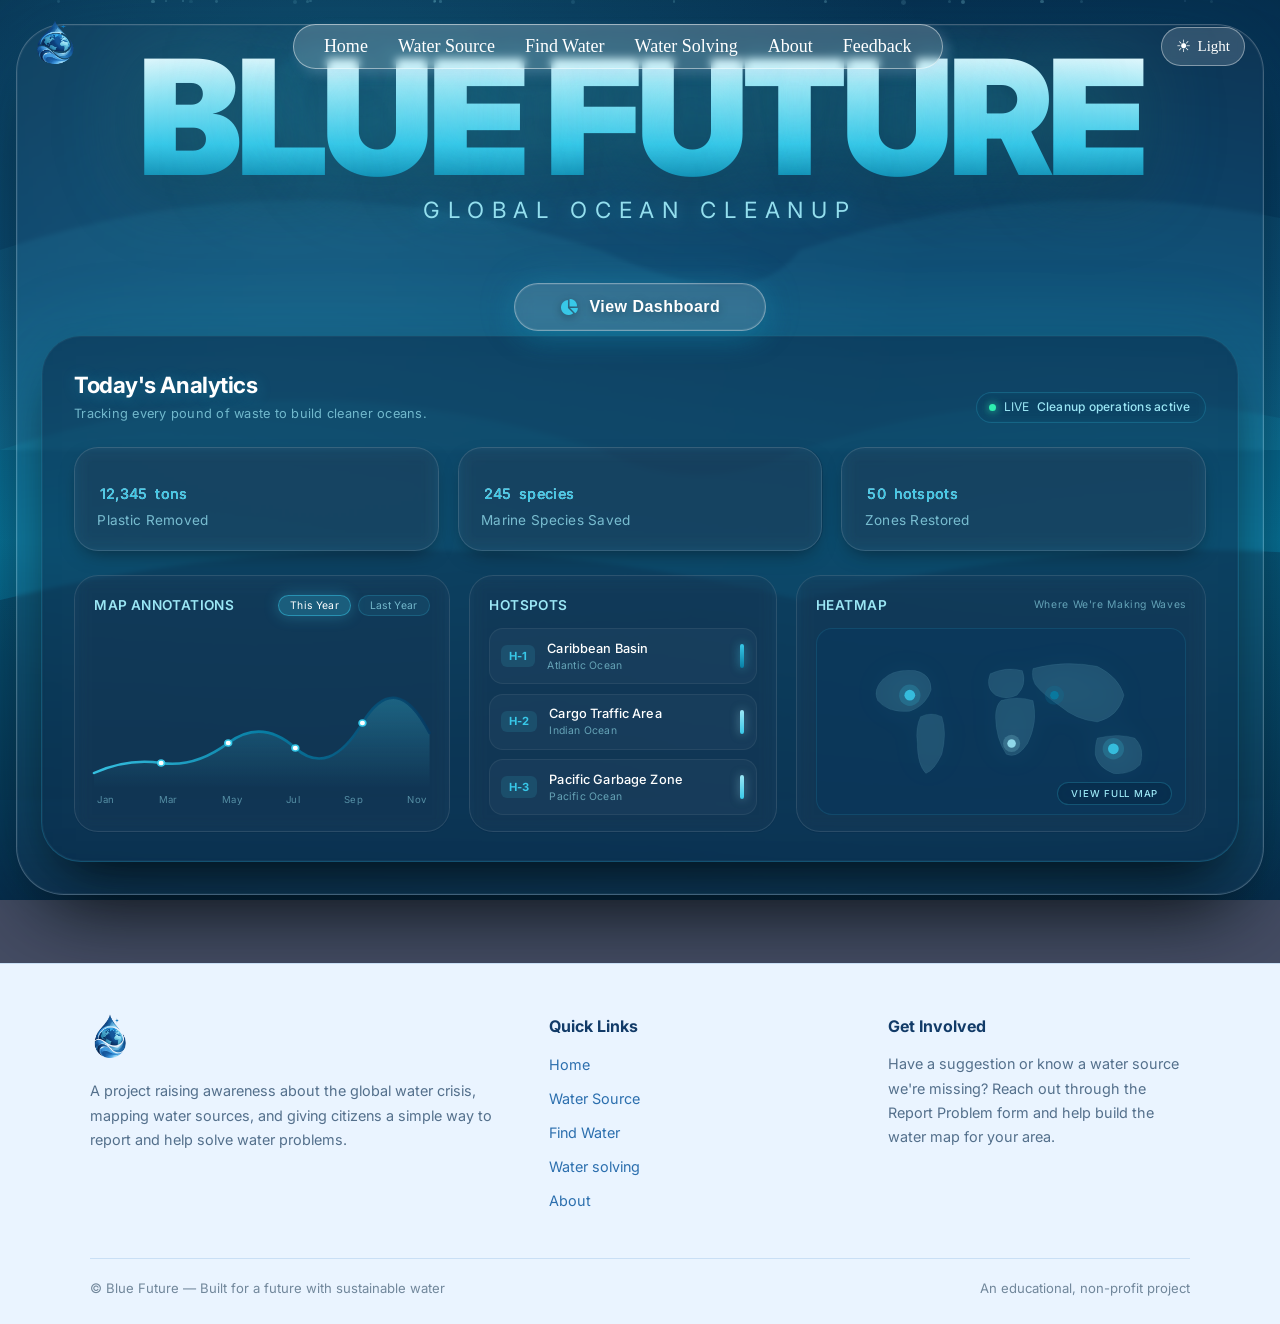
<file: about.html>
<!DOCTYPE html>
<html lang="en">
<head>
    <meta charset="UTF-8">
    <meta name="viewport" content="width=device-width, initial-scale=1.0">
    <title>Blue Future</title>
    <link rel="stylesheet" href="about-style.css">
     <link rel="preconnect" href="https://fonts.googleapis.com">
  <link rel="preconnect" href="https://fonts.gstatic.com" crossorigin>
  <link href="https://fonts.googleapis.com/css2?family=Inter:opsz,wght@14..32,300;14..32,400;14..32,500;14..32,600;14..32,700;14..32,800;14..32,900&display=swap" rel="stylesheet">
  <link rel="stylesheet" href="https://cdnjs.cloudflare.com/ajax/libs/font-awesome/6.0.0-beta3/css/all.min.css">
</head>
<body>
    <!-- <header>
      <div class="logo melting-text-container">
        <img src="images/logo.png" alt="">
      </div>


      <nav class="navbar">
        <a href="index.html"  class="nav-link">Home</a>
        <a href="water source.html"  class="nav-link">Water Source</a>
        <a href="find water.html"  class="nav-link">Find Water</a>
        <a href="Report & Problem.html" class="nav-link">Report & Problem</a>
        <a href="Water solving.html" class="nav-link">Water solving</a>
        <a href="about.html" class="nav-link active">About</a>
      </nav>

      <div class="header-text">
        <button id="theme-btn" class="theme-btn">
        <span id="theme-icon">☀</span>
        <span id="theme-text">Light</span>
        </button>
      </div>
    </header> -->

<header>
  <!-- Logo -->
  <div class="logo melting-text-container">
    <img src="images/logo.png" alt="Blue Future Logo">
  </div>

  <!-- Hamburger Menu -->
  <button class="menu-btn" id="menu-btn"></button>

  <!-- Navigation -->
  <nav id="navbar">
    <a href="index.html">Home</a>
    <a href="water-source.html">Water Source</a>
    <a href="find water.html">Find Water</a>
    
    <a href="water solving.html">Water Solving</a>
    <a href="about.html">About</a>
    <a href="feedback.html">Feedback</a>
  </nav>

  <!-- Theme Button -->
  <div class="header-text">
    <button id="theme-btn" class="theme-btn">
      <span id="theme-icon">☀</span>
      <span id="theme-text">Light</span>
    </button>
  </div>
</header>


     <div class="ocean-bg"></div>
  <div class="particles" id="particles"></div>

   <div class="app">
    <div class="glass-frame">

      

       <div class="hero-typography">
        <div class="cleanup-text">Blue Future</div>
        <div class="hero-subtitle">GLOBAL OCEAN CLEANUP</div>
      </div>

      <div class="cta-wrapper">
        <button class="btn-dashboard" id="viewDashboardBtn">
          <i class="fas fa-chart-pie"></i>
          <span id="btnText">View Dashboard</span>
        </button>
      </div>
      <div class="dashboard-overlap" id="dashboard">

        <div class="dashboard-header">
          <div class="dashboard-title">
            <h3>Today's Analytics</h3>
            <p>Tracking every pound of waste to build cleaner oceans.</p>
          </div>
          <div class="live-status">
            <span class="live-dot"></span>
            <span>LIVE</span>
            <span id="liveMessage">Cleanup operations active</span>
          </div>
        </div>

        <div class="stats-row">
          <div class="stat-card" data-tooltip="Total plastic collected from ocean surface since 2020">
            <div class="stat-value"><span id="counter1">0</span> <span>tons</span></div>
            <div class="stat-label">Plastic Removed</div>
            <div class="stat-tooltip">Total plastic collected from ocean surface since 2020</div>
          </div>
          <div class="stat-card" data-tooltip="Marine species protected through cleanup and habitat restoration">
            <div class="stat-value"><span id="counter2">0</span> <span>species</span></div>
            <div class="stat-label">Marine Species Saved</div>
            <div class="stat-tooltip">Marine species protected through cleanup and habitat restoration</div>
          </div>
          <div class="stat-card" data-tooltip="Ocean zones fully restored and monitored for future protection">
            <div class="stat-value"><span id="counter3">0</span> <span>hotspots</span></div>
            <div class="stat-label">Zones Restored</div>
            <div class="stat-tooltip">Ocean zones fully restored and monitored for future protection</div>
          </div>
        </div>

         <div class="lower-grid">

          <div class="panel">
            <div class="panel-header">
              <h4>Map Annotations</h4>
              <div class="chart-filters">
                <button class="filter-btn active" data-filter="thisYear">This Year</button>
                <button class="filter-btn" data-filter="lastYear">Last Year</button>
              </div>
            </div>
            <div class="line-chart-container">
              <svg class="chart-svg" viewBox="0 0 300 100" preserveAspectRatio="none">
                <defs>
                  <linearGradient id="lineGrad" x1="0%" y1="0%" x2="100%" y2="0%">
                    <stop offset="0%" stop-color="#38C8E8" stop-opacity="0.95"/>
                    <stop offset="50%" stop-color="#087EA4" stop-opacity="1"/>
                    <stop offset="100%" stop-color="#063B63" stop-opacity="0.9"/>
                  </linearGradient>
                  <linearGradient id="areaGrad" x1="0%" y1="0%" x2="0%" y2="100%">
                    <stop offset="0%" stop-color="#38C8E8" stop-opacity="0.3"/>
                    <stop offset="100%" stop-color="#38C8E8" stop-opacity="0"/>
                  </linearGradient>
                </defs>
                <path class="chart-area" id="chartArea" d="M0,85 Q30,70 60,75 T120,55 T180,60 T240,35 T300,45 L300,100 L0,100 Z" fill="url(#areaGrad)"/>
                <path class="chart-line" id="chartLine" d="M0,85 Q30,70 60,75 T120,55 T180,60 T240,35 T300,45" fill="none" stroke="url(#lineGrad)" stroke-width="2.5" stroke-linecap="round"/>
                <circle class="chart-dot" id="dot1" cx="60" cy="75" r="3" fill="#FFFFFF" stroke="#38C8E8" stroke-width="1.5"/>
                <circle class="chart-dot" id="dot2" cx="120" cy="55" r="3" fill="#FFFFFF" stroke="#38C8E8" stroke-width="1.5"/>
                <circle class="chart-dot" id="dot3" cx="180" cy="60" r="3" fill="#FFFFFF" stroke="#38C8E8" stroke-width="1.5"/>
                <circle class="chart-dot" id="dot4" cx="240" cy="35" r="3" fill="#FFFFFF" stroke="#38C8E8" stroke-width="1.5"/>
              </svg>
              <div class="chart-labels">
                <span>Jan</span><span>Mar</span><span>May</span><span>Jul</span><span>Sep</span><span>Nov</span>
              </div>
            </div>
          </div>
           <div class="panel">
            <div class="panel-header">
              <h4>Hotspots</h4>
            </div>
            <div class="hotspot-list" id="hotspotList">
              <div class="hotspot-item" data-hotspot="H-1" data-name="Caribbean Basin" data-info="Plastic concentration detected — 1,240 tons estimated">
                <span class="hotspot-index">H-1</span>
                <div class="hotspot-info">
                  <div class="name">Caribbean Basin</div>
                  <div class="location">Atlantic Ocean</div>
                </div>
                <div class="hotspot-bar"></div>
              </div>
              <div class="hotspot-item" data-hotspot="H-2" data-name="Cargo Traffic Area" data-info="High marine traffic — cleanup activity required">
                <span class="hotspot-index">H-2</span>
                <div class="hotspot-info">
                  <div class="name">Cargo Traffic Area</div>
                  <div class="location">Indian Ocean</div>
                </div>
                <div class="hotspot-bar medium"></div>
              </div>
              <div class="hotspot-item" data-hotspot="H-3" data-name="Pacific Garbage Zone" data-info="Critical plastic density — immediate action needed">
                <span class="hotspot-index">H-3</span>
                <div class="hotspot-info">
                  <div class="name">Pacific Garbage Zone</div>
                  <div class="location">Pacific Ocean</div>
                </div>
                <div class="hotspot-bar medium"></div>
              </div>
            </div>
            <div class="hotspot-detail" id="hotspotDetail"></div>
          </div>

          <div class="panel">
            <div class="panel-header">
              <h4>Heatmap</h4>
              <span style="font-size:0.65rem;color:rgba(155,231,245,0.6);letter-spacing:0.06em;">Where We're Making Waves</span>
            </div>
            <div class="world-map-container" id="worldMapContainer">
              <svg class="world-map-svg" viewBox="0 0 300 140" preserveAspectRatio="xMidYMid meet">
                <g fill="rgba(155, 231, 245, 0.15)" stroke="rgba(155, 231, 245, 0.12)" stroke-width="0.5">
                  <path d="M40,30 Q50,20 70,22 Q85,25 85,40 Q80,55 65,60 Q45,62 35,50 Q30,40 40,30Z" />
                  <path d="M75,65 Q85,60 95,65 Q100,80 95,100 Q88,115 80,118 Q72,110 72,90 Q70,75 75,65Z" />
                  <path d="M140,25 Q155,18 170,22 Q175,35 165,45 Q155,50 145,45 Q135,38 140,25Z" />
                  <path d="M150,50 Q165,45 180,50 Q185,70 175,90 Q165,105 155,100 Q145,85 145,65 Q145,55 150,50Z" />
                  <path d="M180,20 Q210,12 240,18 Q260,28 265,45 Q260,65 240,70 Q220,68 205,55 Q190,45 182,35 Q178,28 180,20Z" />
                  <path d="M240,85 Q260,80 275,85 Q285,95 280,110 Q270,120 255,118 Q240,112 238,100 Q238,90 240,85Z" />
                </g>
                <g class="map-marker" data-location="Caribbean Basin" data-priority="High" data-status="Active cleanup" data-removed="1,240 tons" data-cx="65" data-cy="45">
                  <circle cx="65" cy="45" r="5" fill="#38C8E8" opacity="0.9"/>
                  <circle cx="65" cy="45" r="10" fill="#38C8E8" opacity="0.2"/>
                </g>
                <g class="map-marker" data-location="Pacific Ocean" data-priority="Medium" data-status="Monitoring" data-removed="890 tons" data-cx="160" data-cy="90">
                  <circle cx="160" cy="90" r="4" fill="#9BE7F5" opacity="0.9"/>
                  <circle cx="160" cy="90" r="8" fill="#9BE7F5" opacity="0.2"/>
                </g>
                <g class="map-marker" data-location="Indian Ocean" data-priority="High" data-status="Cleanup required" data-removed="2,100 tons" data-cx="255" data-cy="95">
                  <circle cx="255" cy="95" r="5" fill="#38C8E8" opacity="0.9"/>
                  <circle cx="255" cy="95" r="10" fill="#38C8E8" opacity="0.2"/>
                </g>
                <g class="map-marker" data-location="North Atlantic" data-priority="Medium" data-status="Restoration" data-removed="560 tons" data-cx="200" data-cy="45">
                  <circle cx="200" cy="45" r="4" fill="#087EA4" opacity="0.9"/>
                  <circle cx="200" cy="45" r="9" fill="#087EA4" opacity="0.2"/>
                </g>
              </svg>
              <button class="view-map-btn" id="viewMapBtn">View Full Map</button>
            </div>
          </div>

        </div>
      </div>

    </div>
  </div>

  <div class="modal-overlay" id="mapModal">
    <div class="modal-content">
      <button class="modal-close" id="modalClose">&times;</button>
      <div class="modal-title">Global Cleanup Heatmap</div>
      <div class="modal-subtitle">Real-time overview of active cleanup zones and priority areas</div>

      <div class="modal-map-container">
        <svg class="modal-map-svg" viewBox="0 0 300 140" preserveAspectRatio="xMidYMid meet">
          <g fill="rgba(155, 231, 245, 0.18)" stroke="rgba(155, 231, 245, 0.15)" stroke-width="0.5">
            <path d="M40,30 Q50,20 70,22 Q85,25 85,40 Q80,55 65,60 Q45,62 35,50 Q30,40 40,30Z" />
            <path d="M75,65 Q85,60 95,65 Q100,80 95,100 Q88,115 80,118 Q72,110 72,90 Q70,75 75,65Z" />
            <path d="M140,25 Q155,18 170,22 Q175,35 165,45 Q155,50 145,45 Q135,38 140,25Z" />
            <path d="M150,50 Q165,45 180,50 Q185,70 175,90 Q165,105 155,100 Q145,85 145,65 Q145,55 150,50Z" />
            <path d="M180,20 Q210,12 240,18 Q260,28 265,45 Q260,65 240,70 Q220,68 205,55 Q190,45 182,35 Q178,28 180,20Z" />
            <path d="M240,85 Q260,80 275,85 Q285,95 280,110 Q270,120 255,118 Q240,112 238,100 Q238,90 240,85Z" />
          </g>
          <circle cx="65" cy="45" r="8" fill="#38C8E8" opacity="0.9"/>
          <circle cx="65" cy="45" r="16" fill="#38C8E8" opacity="0.2"/>
          <circle cx="160" cy="90" r="6" fill="#9BE7F5" opacity="0.9"/>
          <circle cx="160" cy="90" r="12" fill="#9BE7F5" opacity="0.2"/>
          <circle cx="255" cy="95" r="8" fill="#38C8E8" opacity="0.9"/>
          <circle cx="255" cy="95" r="16" fill="#38C8E8" opacity="0.2"/>
          <circle cx="200" cy="45" r="6" fill="#087EA4" opacity="0.9"/>
          <circle cx="200" cy="45" r="12" fill="#087EA4" opacity="0.2"/>
        </svg>
      </div>
      <div class="location-cards">
        <div class="location-card">
          <div class="loc-name">Caribbean Basin</div>
          <div class="loc-priority high">Priority: High</div>
          <div class="loc-stat">1,240 tons</div>
          <div class="loc-stat-label">Plastic removed</div>
        </div>
        <div class="location-card">
          <div class="loc-name">Pacific Ocean</div>
          <div class="loc-priority medium">Priority: Medium</div>
          <div class="loc-stat">890 tons</div>
          <div class="loc-stat-label">Plastic removed</div>
        </div>
        <div class="location-card">
          <div class="loc-name">Indian Ocean</div>
          <div class="loc-priority high">Priority: High</div>
          <div class="loc-stat">2,100 tons</div>
          <div class="loc-stat-label">Plastic removed</div>
        </div>
      </div>
    </div>
  </div>
  <footer>
      <div class="footer-grid">
        <div class="footer-col">
          <div class="brand" style="margin-bottom: 14px">
            <img src="images/logo.png" alt="">
          </div>
          <p>
            A project raising awareness about the global water crisis, mapping
            water sources, and giving citizens a simple way to report and help
            solve water problems.
          </p>
        </div>
        <div class="footer-col">
          <h4>Quick Links</h4>
          <ul>
            <li><a href="index.html">Home</a></li>
            <li><a href="water-source.html">Water Source</a></li>
            <li><a href="find water.html">Find Water</a></li>
           
            <li><a href="water solving.html">Water solving</a></li>
            <li> <a href="about.html">About</a></li>
          </ul>
        </div>
        <div class="footer-col">
          <h4>Get Involved</h4>
          <p>
            Have a suggestion or know a water source we're missing? Reach out
            through the Report Problem form and help build the water map for
            your area.
          </p>
        </div>
      </div>
      <div class="footer-bottom">
        <span>© ‌Blue Future — Built for a future with sustainable water</span>
        <span>An educational, non-profit project</span>
      </div>
    </footer>

   
  
    <script src="about-java.js"></script>
 
</body>
</html>
</file>
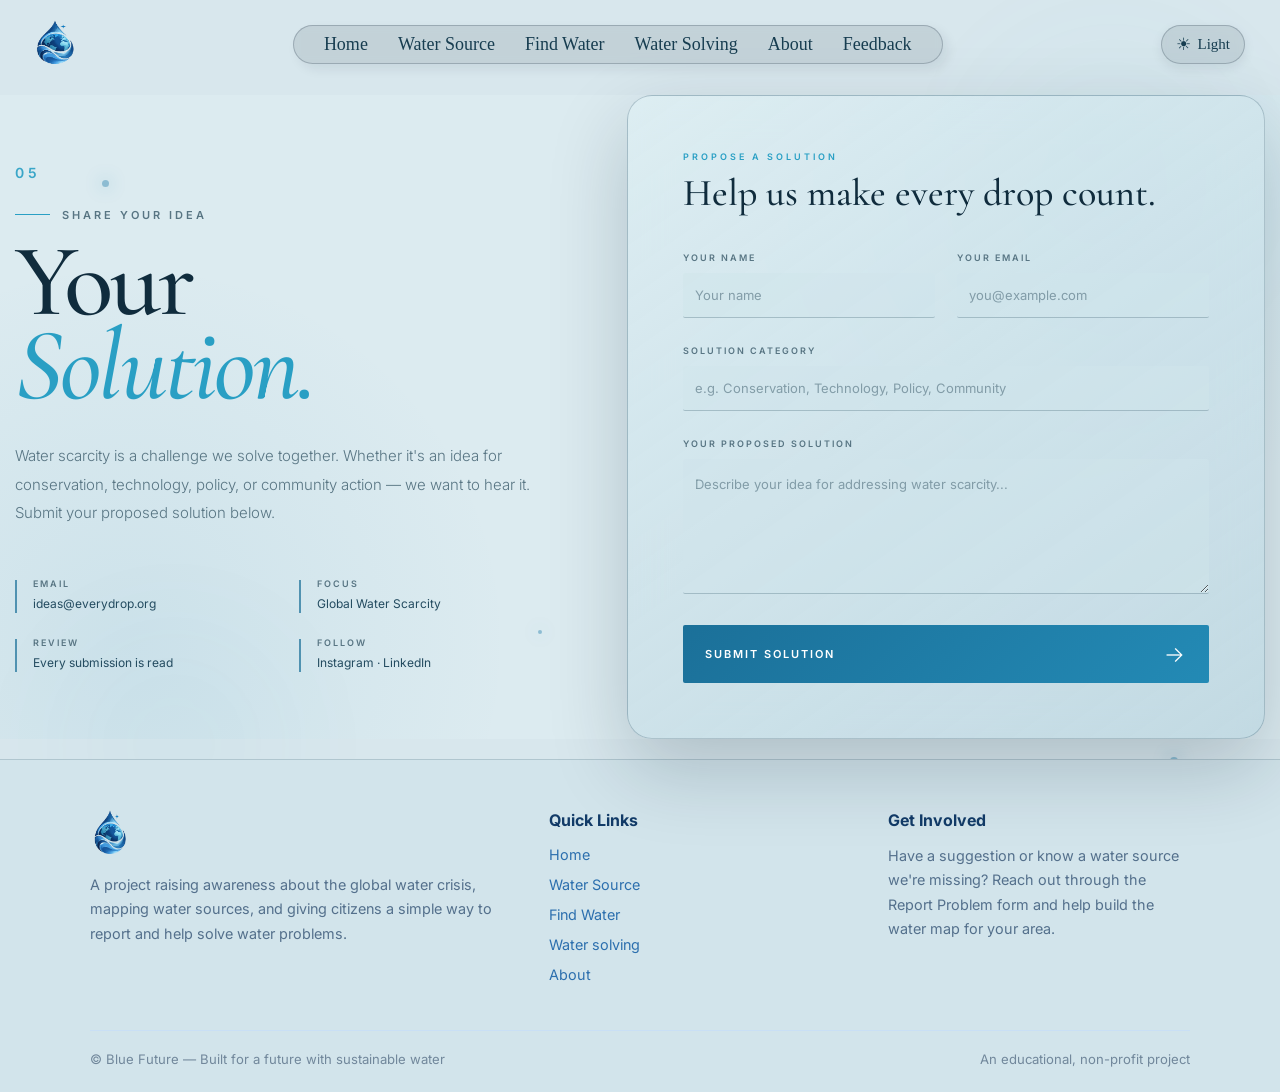
<file: feedback.html>
<!doctype html>
<html lang="en">
  <head>
    <meta charset="UTF-8" />
    <meta name="viewport" content="width=device-width, initial-scale=1.0" />
    <title>Blue Future</title>
    <link rel="stylesheet" href="feedback.css">
    <link rel="preconnect" href="https://fonts.googleapis.com" />
    <link rel="preconnect" href="https://fonts.gstatic.com" crossorigin />

    <link
      href="https://fonts.googleapis.com/css2?family=Cormorant+Garamond:wght@400;500;600;700&family=Inter:wght@300;400;500;600;700&display=swap"
      rel="stylesheet"
    />

   
  </head>
  <body>
    <header>
  <!-- Logo -->
  <div class="logo melting-text-container">
    <img src="images/logo.png" alt="Blue Future Logo">
  </div>

  <!-- Hamburger Menu -->
  <button class="menu-btn" id="menu-btn">☰</button>

  <!-- Navigation -->
  <nav id="navbar">
    <a href="index.html">Home</a>
    <a href="water-source.html">Water Source</a>
    <a href="find water.html">Find Water</a>
    
    <a href="water solving.html">Water Solving</a>
    <a href="about.html">About</a>
    <a href="feedback.html">Feedback</a>
  </nav>

  <!-- Theme Button -->
  <div class="header-text">
    <button id="theme-btn" class="theme-btn">
      <span id="theme-icon">☀</span>
      <span id="theme-text">Light</span>
    </button>
  </div>
</header>
    <main style="margin-top: 95px;">
        <section class="luxury-contact" id="contact">

      <!-- Ambient background lights -->
      <div class="ambient ambient-one"></div>
      <div class="ambient ambient-two"></div>

      <!-- Water particles -->
      <div class="water-particle particle-1"></div>
      <div class="water-particle particle-2"></div>
      <div class="water-particle particle-3"></div>
      <div class="water-particle particle-4"></div>

      <!-- =====================================================
           MAIN WRAPPER
      ====================================================== -->

      <div class="contact-wrapper">

        <!-- ===================================================
             LEFT CONTENT
        ==================================================== -->

        <div class="contact-left">

          <div class="number">05</div>

          <div class="eyebrow">
            Share Your Idea
          </div>

          <h2 class="contact-title">
            Your <span>Solution.</span>
          </h2>

          <p class="description">
            Water scarcity is a challenge we solve together.
            Whether it's an idea for conservation, technology,
            policy, or community action — we want to hear it.
            Submit your proposed solution below.
          </p>

          <!-- =================================================
               DETAILS
          ================================================== -->

          <div class="details">

            <div class="detail">
              <span class="detail-label">
                Email
              </span>

              <a href="mailto:ideas@everydrop.org">
                ideas@everydrop.org
              </a>
            </div>


            <div class="detail">
              <span class="detail-label">
                Focus
              </span>

              <span>
                Global Water Scarcity
              </span>
            </div>


            <div class="detail">
              <span class="detail-label">
                Review
              </span>

              <span>
                Every submission is read
              </span>
            </div>


            <div class="detail">
              <span class="detail-label">
                Follow
              </span>

              <a href="#">
                Instagram · LinkedIn
              </a>
            </div>

          </div>

        </div>


        <!-- ===================================================
             FORM PANEL
        ==================================================== -->

        <div class="form-panel">

          <div class="form-header">

            <small>
              Propose a solution
            </small>

            <h3>
              Help us make every drop count.
            </h3>

          </div>


          <!-- =================================================
               FORM
          ================================================== -->

          <form id="contactForm">

            <!-- NAME + EMAIL -->

            <div class="form-row">

              <div class="field">

                <label for="name">
                  Your Name
                </label>

                <input
                  type="text"
                  id="name"
                  name="name"
                  placeholder="Your name"
                  autocomplete="name"
                  required
                />

              </div>


              <div class="field">

                <label for="email">
                  Your Email
                </label>

                <input
                  type="email"
                  id="email"
                  name="email"
                  placeholder="you@example.com"
                  autocomplete="email"
                  required
                />

              </div>

            </div>


            <!-- CATEGORY -->

            <div class="field">

              <label for="subject">
                Solution Category
              </label>

              <input
                type="text"
                id="subject"
                name="subject"
                placeholder="e.g. Conservation, Technology, Policy, Community"
                required
              />

            </div>


            <!-- MESSAGE -->

            <div class="field">

              <label for="message">
                Your Proposed Solution
              </label>

              <textarea
                id="message"
                name="message"
                placeholder="Describe your idea for addressing water scarcity..."
                required
              ></textarea>

            </div>


            <!-- SUBMIT BUTTON -->

            <button
              class="submit"
              type="submit"
            >

              <span>
                Submit Solution
              </span>

              <span class="submit-arrow">
                →
              </span>

            </button>


            <!-- SUCCESS MESSAGE -->

            <div
              class="success"
              id="success"
            >
              Thank you. Your solution has been received.
            </div>

          </form>

        </div>

      </div>


      <!-- =====================================================
           BOTTOM MARK
      ====================================================== -->

      <!-- <div class="bottom-mark">
        Propose · Protect · Every Drop
      </div> -->

    </section>
    </main>

     <footer>
      <div class="footer-grid">
        <div class="footer-col">
          <div class="brand" style="margin-bottom: 14px">
            <img src="images/logo.png" alt="">
          </div>
          <p>
            A project raising awareness about the global water crisis, mapping
            water sources, and giving citizens a simple way to report and help
            solve water problems.
          </p>
        </div>
        <div class="footer-col">
          <h4>Quick Links</h4>
          <ul>
            <li><a href="index.html">Home</a></li>
            <li><a href="water-source.html">Water Source</a></li>
            <li><a href="find water.html">Find Water</a></li>
            
            <li><a href="water solving.html">Water solving</a></li>
            <li> <a href="about.html">About</a></li>
          </ul>
        </div>
        <div class="footer-col">
          <h4>Get Involved</h4>
          <p>
            Have a suggestion or know a water source we're missing? Reach out
            through the Report Problem form and help build the water map for
            your area.
          </p>
        </div>
      </div>
      <div class="footer-bottom">
        <span>© ‌Blue Future — Built for a future with sustainable water</span>
        <span>An educational, non-profit project</span>
      </div>
    </footer>


    <script src="feedback.js"></script>
  </body>
</html>
</file>
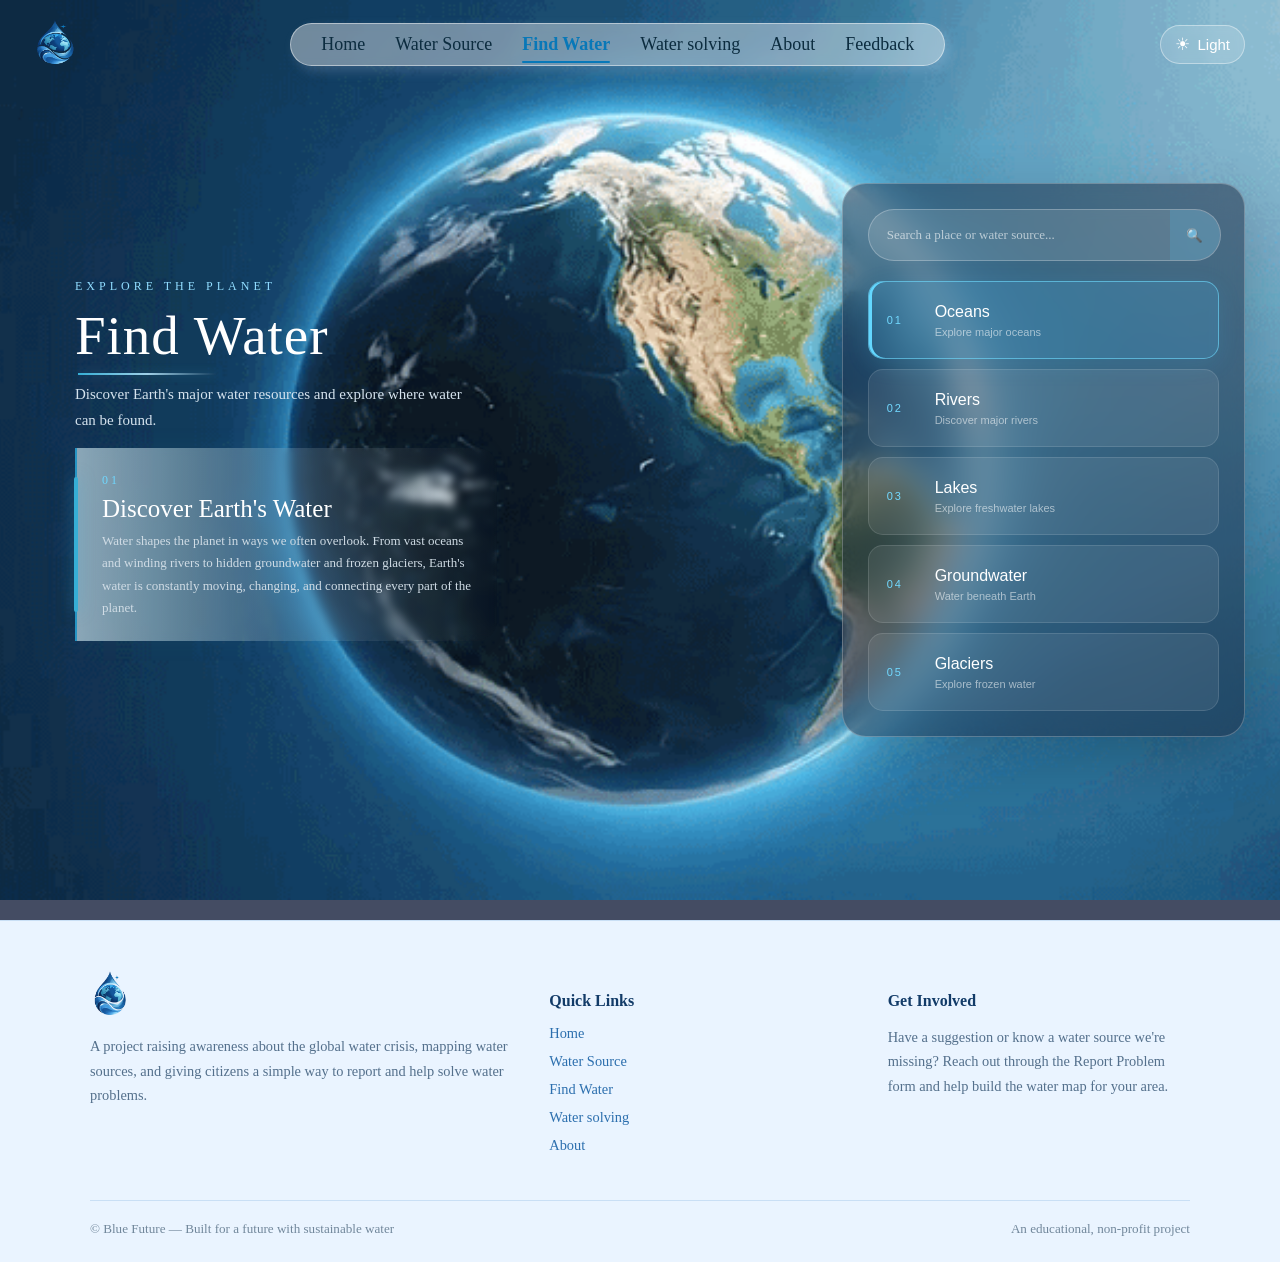
<file: find water.html>
<!DOCTYPE html>
<html lang="en">
<head>
    <meta charset="UTF-8">
    <meta name="viewport" content="width=device-width, initial-scale=1.0">
    <title>Blue Future</title>
    <link rel="stylesheet" href="find-water.css">
</head>
<body>
 <header>
      <div class="logo melting-text-container">
        <img src="images/logo.png" alt="">
      </div>

      <nav class="navbar">
        <a href="index.html">Home</a>
        <a href="water-source.html">Water Source</a>
        <a href="find water.html" class="nav-link active">Find Water</a>
        
        <a href="water solving.html">Water solving</a>
        <a href="about.html">About</a>
        <a href="feedback.html">Feedback</a>
      </nav>

      <div class="header-text">
        <button id="theme-btn" class="theme-btn">
        <span id="theme-icon">☀</span>
        <span id="theme-text">Light</span>
        </button>
      </div>
    </header>


  <section class="find-bg">

    <div class="row find-content">

    <!-- Left side / Earth area -->
    <div class="col-lg-8 earth-area">

        <div class="find-title">
            <span>EXPLORE THE PLANET</span>
            <h1>Find Water</h1>
            <p>
                Discover Earth's major water resources
                and explore where water can be found.
            </p>
        </div>

        <div class="water-info" id="waterInfo">
            <span>01</span>
            <h2>Discover Earth's Water</h2>
           <p>
    Water shapes the planet in ways we often overlook. 
    From vast oceans and winding rivers to hidden groundwater 
    and frozen glaciers, Earth's water is constantly moving, 
    changing, and connecting every part of the planet.
</p>
        </div>

    </div>


    <!-- Right side -->
    <div class="col-lg-4">

        <div class="water-panel">

            <!-- Search -->
            <div class="water-search">

                <input
                    type="text"
                    id="waterSearch"
                    placeholder="Search a place or water source..."
                >

                <button id="searchBtn">
                    🔍
                </button>

            </div>


            <!-- Water categories -->
            <div class="water-options">

                <button class="water-option active" data-type="oceans">

                    <span class="option-number">01</span>

                    <div>
                        <h3>Oceans</h3>
                        <p>Explore major oceans</p>
                    </div>

                </button>


                <button class="water-option" data-type="rivers">

                    <span class="option-number">02</span>

                    <div>
                        <h3>Rivers</h3>
                        <p>Discover major rivers</p>
                    </div>

                </button>


                <button class="water-option" data-type="lakes">

                    <span class="option-number">03</span>

                    <div>
                        <h3>Lakes</h3>
                        <p>Explore freshwater lakes</p>
                    </div>

                </button>


                <button class="water-option" data-type="groundwater">

                    <span class="option-number">04</span>

                    <div>
                        <h3>Groundwater</h3>
                        <p>Water beneath Earth</p>
                    </div>

                </button>


                <button class="water-option" data-type="glaciers">

                    <span class="option-number">05</span>

                    <div>
                        <h3>Glaciers</h3>
                        <p>Explore frozen water</p>
                    </div>

                </button>

            </div>

        </div>

    </div>

</div>

    </section>




      <footer>
      <div class="footer-grid">
        <div class="footer-col">
          <div class="brand" style="margin-bottom: 14px">
            <img src="images/logo.png" alt="">
          </div>
          <p>
            A project raising awareness about the global water crisis, mapping
            water sources, and giving citizens a simple way to report and help
            solve water problems.
          </p>
        </div>
        <div class="footer-col">
          <h4>Quick Links</h4>
          <ul>
            <li><a href="index.html">Home</a></li>
            <li><a href="water-source.html">Water Source</a></li>
            <li><a href="find water.html">Find Water</a></li>
          
            <li><a href="water solving.html">Water solving</a></li>
            <li> <a href="about.html">About</a></li>
          </ul>
        </div>
        <div class="footer-col">
          <h4>Get Involved</h4>
          <p>
            Have a suggestion or know a water source we're missing? Reach out
            through the Report Problem form and help build the water map for
            your area.
          </p>
        </div>
      </div>
      <div class="footer-bottom">
        <span>© ‌Blue Future — Built for a future with sustainable water</span>
        <span>An educational, non-profit project</span>
      </div>
    </footer>
    <script src="find-water.js"></script>
</body>
</html>
</file>
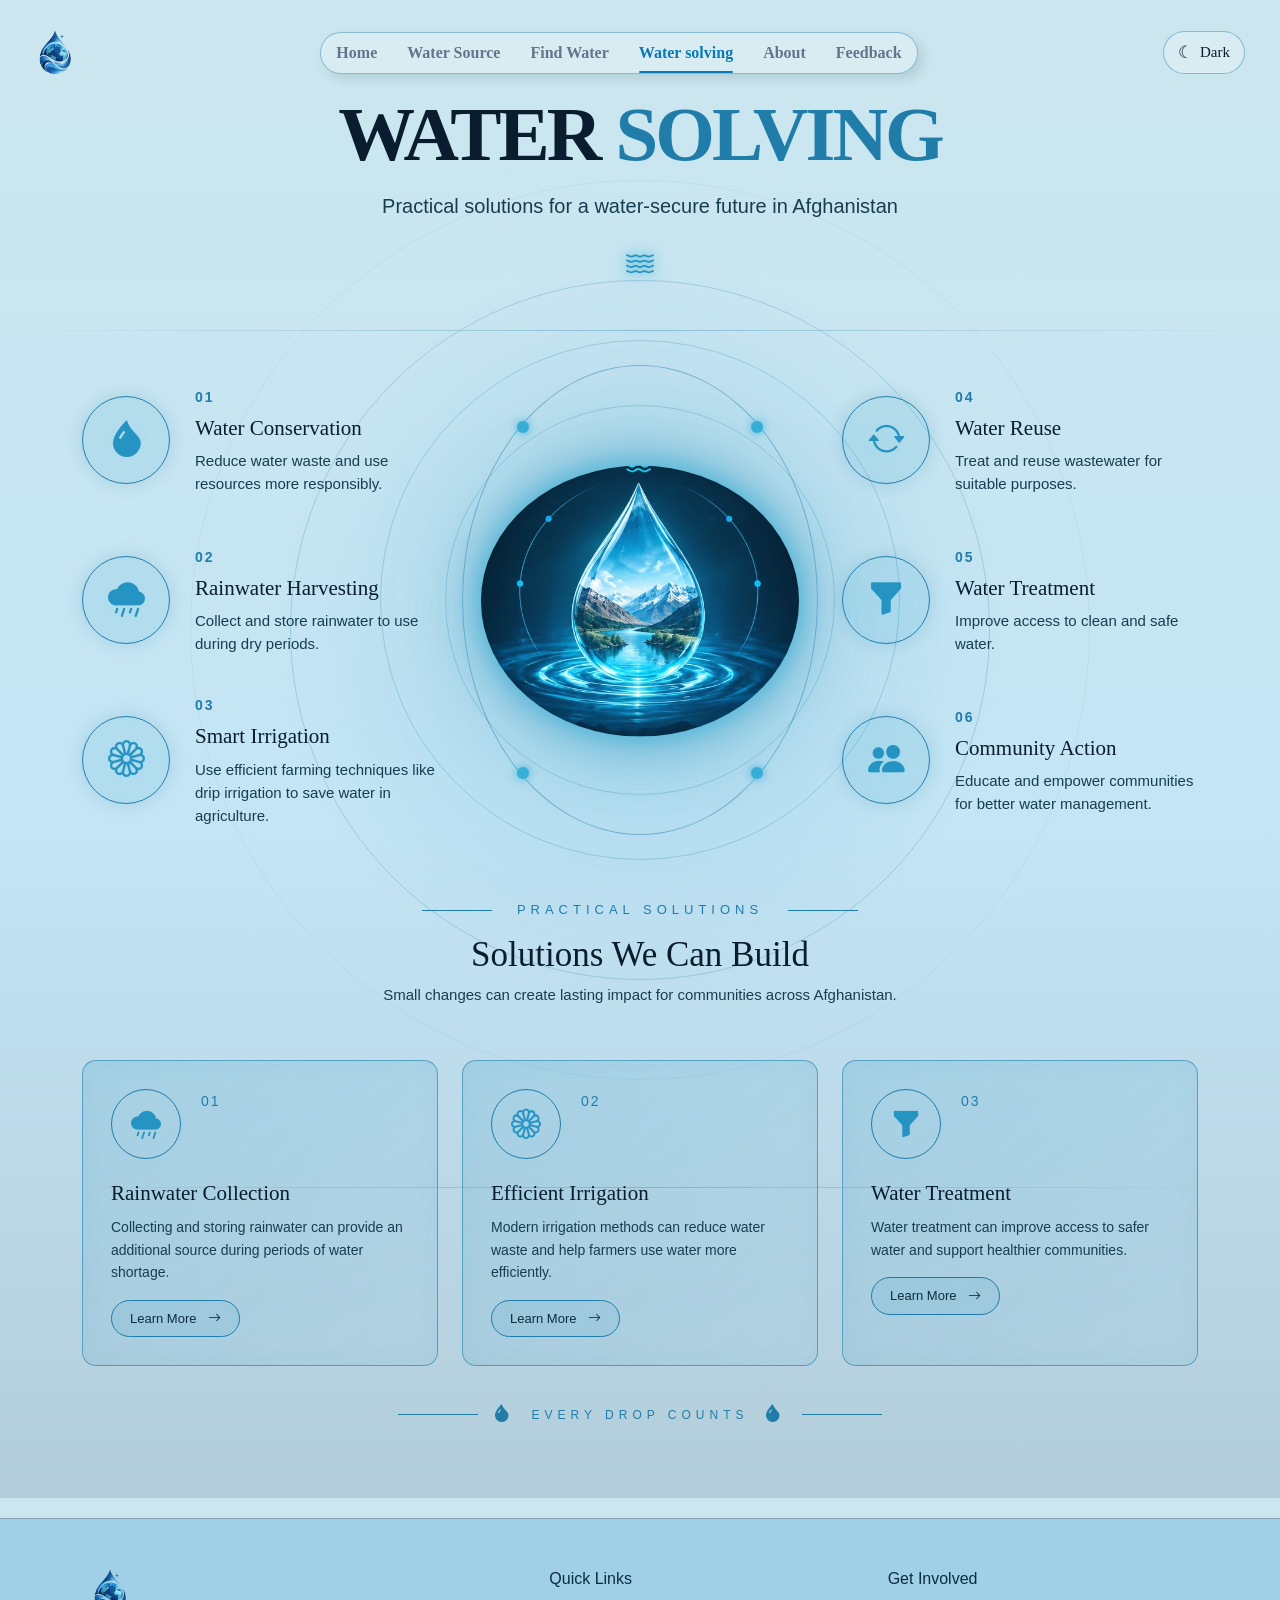
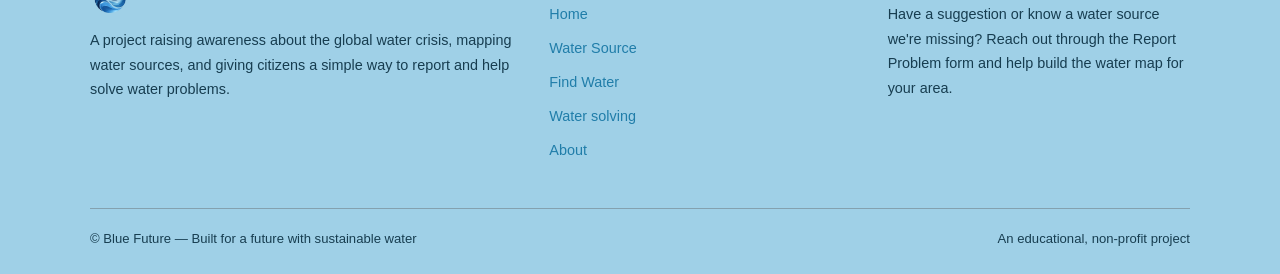
<file: water solving.html>
<!doctype html>
<html lang="en">
  <head>
    <meta charset="UTF-8" />

    <meta name="viewport" content="width=device-width, initial-scale=1.0" />

    <title>Blue Future</title>

    <!-- =====================================================
         BOOTSTRAP CSS - ONLINE
    ====================================================== -->

    <link
      href="https://cdn.jsdelivr.net/npm/bootstrap@5.0.2/dist/css/bootstrap.min.css"
      rel="stylesheet"
      integrity="sha384-EVSTQN3/azprG1Anm3QDgpJLIm9Nao0Yz1ztcQTwFspd3yD65VohhpuuCOmLASjC"
      crossorigin="anonymous"
    />

    <!-- =====================================================
         BOOTSTRAP ICONS - ONLINE
    ====================================================== -->

    <link
      rel="stylesheet"
      href="https://cdn.jsdelivr.net/npm/bootstrap-icons@1.13.1/font/bootstrap-icons.min.css"
    />

    <!-- =====================================================
         CUSTOM CSS
    ====================================================== -->

    <link rel="stylesheet" href="water solving.css" />
  </head>

  <body>
    <!-- =====================================================
         HEADER / NAVBAR
    ====================================================== -->

    <header>
      <!-- LOGO -->

      <a href="index.html">
        <img src="images/logo.png" alt="Blue Future" />
      </a>

      <!-- NAVIGATION -->

      <nav class="navbar">
        <a href="index.html" class="nav-link">Home</a>
        <a href="water-source.html" class="nav-link">Water Source</a>
        <a href="find water.html" class="nav-link">Find Water</a>
        
        <a href="water solving.html" class="nav-link active">Water solving</a>
        <a href="about.html" class="nav-link">About</a>
        <a href="feedback.html" class="nav-link">Feedback</a>
      </nav>

      <!-- THEME BUTTON -->

      <div class="header-text">
        <button id="theme-btn" class="theme-btn" type="button">
          <span id="theme-icon">☾</span>
          <span id="theme-text">Dark</span>
        </button>
      </div>
    </header>

    <!-- =====================================================
         WATER SOLVING SECTION
    ====================================================== -->

    <section class="water-solving">
      <!-- Background Elements -->

      <div class="background-circle circle-one"></div>
      <div class="background-circle circle-two"></div>

      <div class="background-line line-one"></div>
      <div class="background-line line-two"></div>

      <div class="container">
        <!-- =================================================
             TITLE
        ================================================== -->

        <div class="section-title text-center">
          <div class="top-label">
            <span></span>

            FOR A SUSTAINABLE TOMORROW

            <span></span>
          </div>

          <h1>WATER <span>SOLVING</span></h1>

          <p class="title-description">
            Practical solutions for a water-secure future in Afghanistan
          </p>

          <div class="title-water-icon">
            <i class="bi bi-water"></i>
          </div>
        </div>

        <!-- =================================================
             MAIN SOLUTIONS
        ================================================== -->

        <div class="row align-items-center solutions-area">
          <!-- ================= LEFT ================= -->

          <div class="col-lg-4">
            <!-- 01 -->

            <div class="solution-item">
              <div class="solution-icon">
                <i class="bi bi-droplet-fill"></i>
              </div>

              <div class="solution-text">
                <span>01</span>

                <h3>Water Conservation</h3>

                <p>Reduce water waste and use resources more responsibly.</p>
              </div>
            </div>

            <!-- 02 -->

            <div class="solution-item">
              <div class="solution-icon">
                <i class="bi bi-cloud-rain-fill"></i>
              </div>

              <div class="solution-text">
                <span>02</span>

                <h3>Rainwater Harvesting</h3>

                <p>Collect and store rainwater to use during dry periods.</p>
              </div>
            </div>

            <!-- 03 -->

            <div class="solution-item">
              <div class="solution-icon">
                <i class="bi bi-flower1"></i>
              </div>

              <div class="solution-text">
                <span>03</span>

                <h3>Smart Irrigation</h3>

                <p>
                  Use efficient farming techniques like drip irrigation to save
                  water in agriculture.
                </p>
              </div>
            </div>
          </div>

          <!-- ================= CENTER ================= -->

          <div class="col-lg-4">
            <div class="water-center">
              <div class="center-glow"></div>

              <div class="water-circle">
                <div class="water-rings ring-one"></div>

                <div class="water-rings ring-two"></div>

                <!-- Water Droplet -->

                <img
                  src="images/img-1.jpeg"
                  class="water-droplet-image"
                  alt="Water droplet"
                />

                <!-- Decorative Dots -->

                <div class="small-dot dot-one"></div>
                <div class="small-dot dot-two"></div>
                <div class="small-dot dot-three"></div>
                <div class="small-dot dot-four"></div>
              </div>
            </div>
          </div>

          <!-- ================= RIGHT ================= -->

          <div class="col-lg-4">
            <!-- 04 -->

            <div class="solution-item">
              <div class="solution-icon">
                <i class="bi bi-arrow-repeat"></i>
              </div>

              <div class="solution-text">
                <span>04</span>

                <h3>Water Reuse</h3>

                <p>Treat and reuse wastewater for suitable purposes.</p>
              </div>
            </div>

            <!-- 05 -->

            <div class="solution-item">
              <div class="solution-icon">
                <i class="bi bi-funnel-fill"></i>
              </div>

              <div class="solution-text">
                <span>05</span>

                <h3>Water Treatment</h3>

                <p>Improve access to clean and safe water.</p>
              </div>
            </div>

            <!-- 06 -->

            <div class="solution-item">
              <div class="solution-icon">
                <i class="bi bi-people-fill"></i>
              </div>

              <div class="solution-text">
                <span>06</span>

                <h3>Community Action</h3>

                <p>
                  Educate and empower communities for better water management.
                </p>
              </div>
            </div>
          </div>
        </div>

        <!-- =================================================
             BOTTOM HEADING
        ================================================== -->

        <div class="bottom-heading text-center">
          <div class="bottom-label">
            <span></span>

            <p>PRACTICAL SOLUTIONS</p>

            <span></span>
          </div>

          <h2>Solutions We Can Build</h2>

          <p class="bottom-description">
            Small changes can create lasting impact for communities across
            Afghanistan.
          </p>
        </div>

        <!-- =================================================
             SOLUTION CARDS
        ================================================== -->

        <div class="row g-4 solution-cards">
          <!-- CARD 01 -->

          <div class="col-md-4">
            <div class="build-card">
              <div class="build-icon">
                <i class="bi bi-cloud-rain-fill"></i>
              </div>

              <span class="card-number">01</span>

              <h3>Rainwater Collection</h3>

              <p>
                Collecting and storing rainwater can provide an additional
                source during periods of water shortage.
              </p>

              <button class="learn-button" type="button">
                Learn More
                <i class="bi bi-arrow-right"></i>
              </button>
            </div>
          </div>

          <!-- CARD 02 -->

          <div class="col-md-4">
            <div class="build-card">
              <div class="build-icon">
                <i class="bi bi-flower1"></i>
              </div>

              <span class="card-number">02</span>

              <h3>Efficient Irrigation</h3>

              <p>
                Modern irrigation methods can reduce water waste and help
                farmers use water more efficiently.
              </p>

              <button class="learn-button" type="button">
                Learn More
                <i class="bi bi-arrow-right"></i>
              </button>
            </div>
          </div>

          <!-- CARD 03 -->

          <div class="col-md-4">
            <div class="build-card">
              <div class="build-icon">
                <i class="bi bi-funnel-fill"></i>
              </div>

              <span class="card-number">03</span>

              <h3>Water Treatment</h3>

              <p>
                Water treatment can improve access to safer water and support
                healthier communities.
              </p>

              <button class="learn-button" type="button">
                Learn More
                <i class="bi bi-arrow-right"></i>
              </button>
            </div>
          </div>
        </div>

        <!-- =================================================
             EVERY DROP
        ================================================== -->

        <div class="every-drop">
          <span></span>

          <i class="bi bi-droplet-fill"></i>

          EVERY DROP COUNTS

          <i class="bi bi-droplet-fill"></i>

          <span></span>
        </div>
      </div>
    </section>

    <!-- =====================================================
         BOOTSTRAP JS - ONLINE
    ====================================================== -->

    <script
      src="https://cdn.jsdelivr.net/npm/bootstrap@5.0.2/dist/js/bootstrap.bundle.min.js"
      integrity="sha384-MrcW6ZMFYlzcLA8Nl+NtUVF0sA7MsXsP1UyJoMp4YLEuNSfAP+JcXn/tWtIaxVXM"
      crossorigin="anonymous"
    ></script>

    <!-- =====================================================
         CUSTOM JAVASCRIPT
    ====================================================== -->

    <script src="water solving.js"></script>

    <!-- =====================================================
         FOOTER
    ====================================================== -->

    <footer>
      <div class="footer-grid">
        <div class="footer-col">
          <div class="brand" style="margin-bottom: 14px">
            <img src="images/logo.png" alt="" />
          </div>

          <p>
            A project raising awareness about the global water crisis, mapping
            water sources, and giving citizens a simple way to report and help
            solve water problems.
          </p>
        </div>

        <div class="footer-col">
          <h4>Quick Links</h4>

          <ul>
            <li>
              <a href="index.html">Home</a>
            </li>

            <li>
              <a href="water-source.html">Water Source</a>
            </li>

            <li>
              <a href="find water.html">Find Water</a>
            </li>

           

            <li>
              <a href="water solving.html">Water solving</a>
            </li>

            <li>
              <a href="about.html">About</a>
            </li>
          </ul>
        </div>

        <div class="footer-col">
          <h4>Get Involved</h4>

          <p>
            Have a suggestion or know a water source we're missing? Reach out
            through the Report Problem form and help build the water map for
            your area.
          </p>
        </div>
      </div>

      <div class="footer-bottom">
        <span> © Blue Future — Built for a future with sustainable water </span>

        <span> An educational, non-profit project </span>
      </div>
    </footer>
    <script src="water solving.js"></script>
  </body>
</html>
</file>
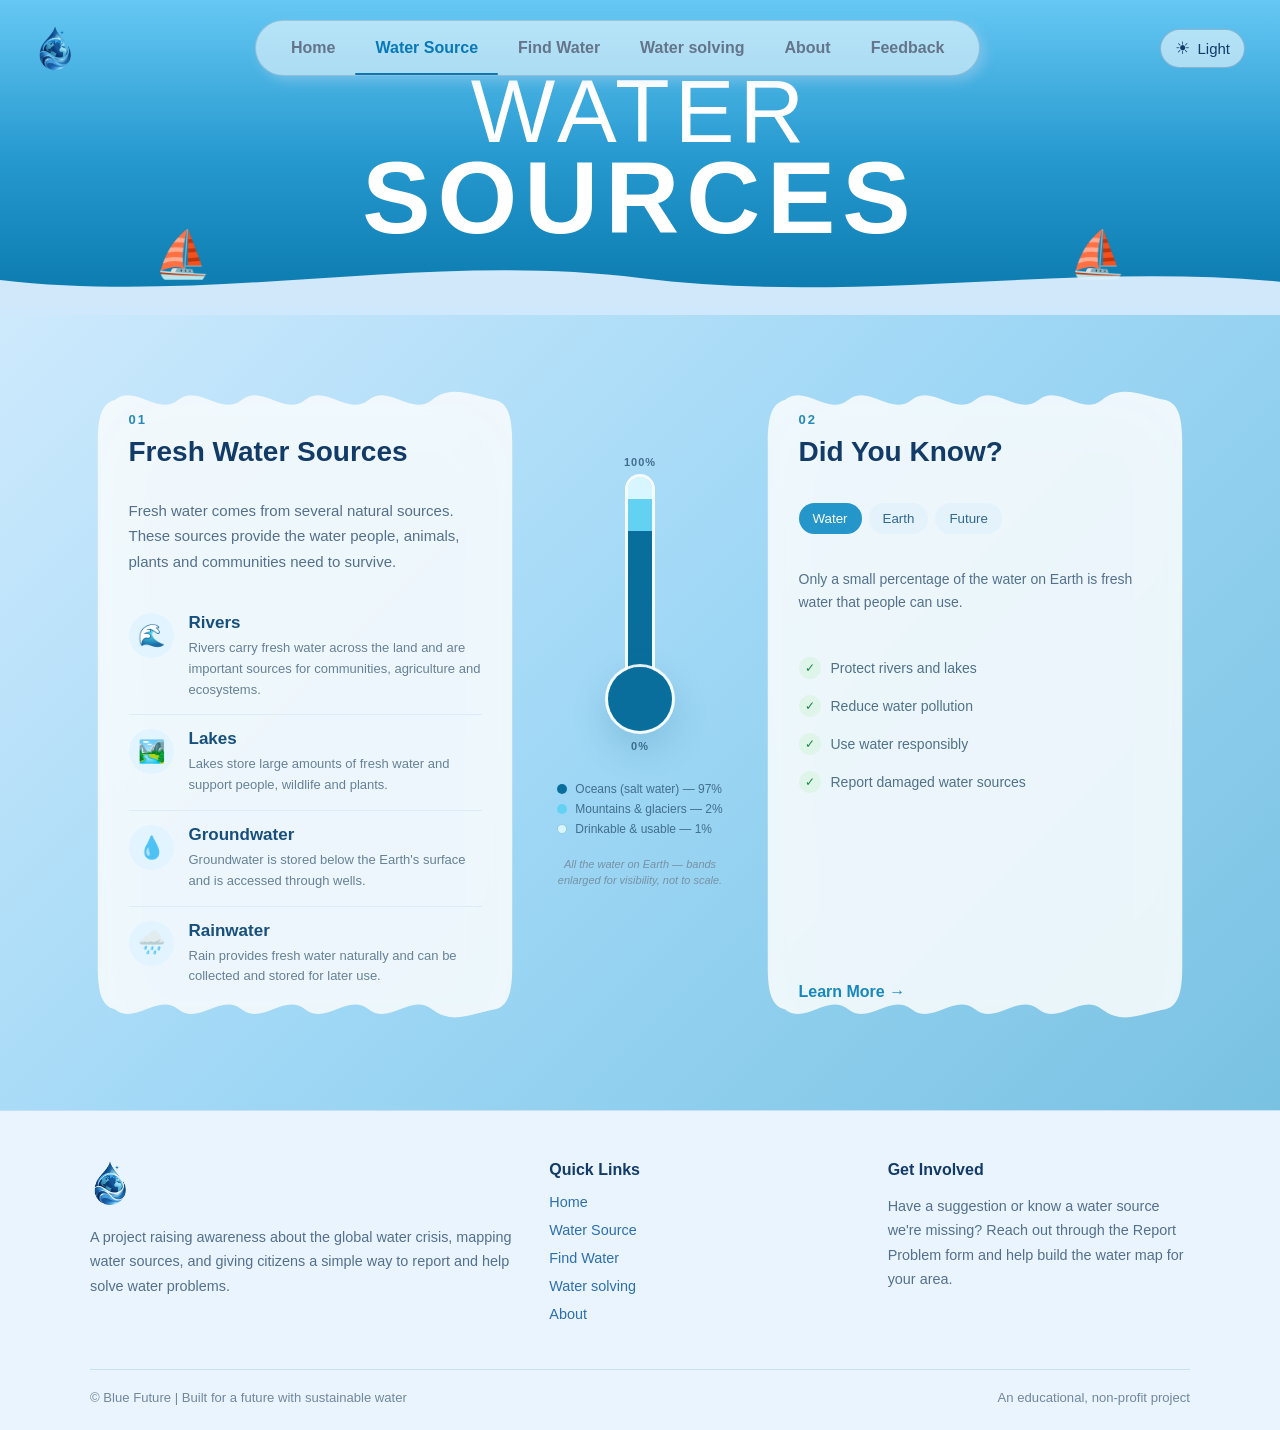
<file: water-source.html>
<!doctype html>
<html lang="en">

<head>
    <meta charset="UTF-8">
    <meta name="viewport" content="width=device-width, initial-scale=1.0">

    <title>Blue Future</title>

    <link rel="stylesheet" href="water-source.css">
</head>

<body>

    <!-- wave clip-path used on the two capsule cards -->
    <svg width="0" height="0" style="position:absolute">
        <defs>
            <clipPath id="waveCardClip" clipPathUnits="objectBoundingBox">
                <path d="M0.05,0.035
                    C0.1,0.01 0.15,0.06 0.2,0.035
                    C0.25,0.01 0.3,0.06 0.35,0.035
                    C0.4,0.01 0.45,0.06 0.5,0.035
                    C0.55,0.01 0.6,0.06 0.65,0.035
                    C0.7,0.01 0.75,0.06 0.8,0.035
                    C0.85,0.01 0.9,0.03 0.95,0.035
                    C0.98,0.04 0.99,0.06 0.99,0.1
                    L0.99,0.9
                    C0.99,0.94 0.98,0.96 0.95,0.965
                    C0.9,0.97 0.85,0.99 0.8,0.965
                    C0.75,0.94 0.7,0.99 0.65,0.965
                    C0.6,0.94 0.55,0.99 0.5,0.965
                    C0.45,0.94 0.4,0.99 0.35,0.965
                    C0.3,0.94 0.25,0.99 0.2,0.965
                    C0.15,0.94 0.1,0.99 0.05,0.965
                    C0.02,0.96 0.01,0.94 0.01,0.9
                    L0.01,0.1
                    C0.01,0.06 0.02,0.04 0.05,0.035 Z" />
            </clipPath>
        </defs>
    </svg>

    <!-- =====================================
         HEADER / NAVBAR
    ====================================== -->

    <header>

        <div class="logo">
            <img src="images/logo.png" alt="Blue Future Logo">
        </div>

        <nav class="navbar">
            <a href="index.html" class="nav-link">Home</a>
            <a href="water-source.html" class="nav-link active">Water Source</a>
            <a href="find water.html" class="nav-link">Find Water</a>
           
            <a href="water solving.html" class="nav-link">Water solving</a>
            <a href="about.html" class="nav-link">About</a>
            <a href="feedback.html" class="nav-link">Feedback</a>
        </nav>

        <div class="header-text">

            <button id="theme-btn" class="theme-btn">

                <span id="theme-icon">☀</span>

                <span id="theme-text">Light</span>

            </button>

        </div>

    </header>


    <!-- =====================================
         WATER SOURCE HERO
    ====================================== -->

    <header class="surface-hero">

        <div class="boat boat-one">⛵</div>
        <div class="boat boat-two">⛵</div>

        <div class="hero-title">

            <span>WATER</span>
            <strong>SOURCES</strong>

        </div>

        <div class="hero-wave">

            <svg
                viewBox="0 0 1440 180"
                preserveAspectRatio="none"
                xmlns="http://www.w3.org/2000/svg">

                <path
                    d="M0,80 C240,150 480,0 720,75 C960,150 1200,30 1440,85 L1440,180 L0,180 Z">
                </path>

            </svg>

        </div>

    </header>


    <!-- =====================================
         WATER SOURCE CONTENT
    ====================================== -->

    <main class="stage">

        <div class="row-caps">

            <!-- LEFT CARD -->

            <section class="source-column">

                <div class="capsule">

                    <span class="section-number">01</span>

                    <h2>Fresh Water Sources</h2>

                    <p class="intro-text">
                        Fresh water comes from several natural sources.
                        These sources provide the water people, animals,
                        plants and communities need to survive.
                    </p>


                    <div class="src-item">

                        <div class="src-icon">🌊</div>

                        <div>
                            <h3>Rivers</h3>

                            <p>
                                Rivers carry fresh water across the land
                                and are important sources for communities,
                                agriculture and ecosystems.
                            </p>
                        </div>

                    </div>


                    <div class="src-item">

                        <div class="src-icon">🏞️</div>

                        <div>
                            <h3>Lakes</h3>

                            <p>
                                Lakes store large amounts of fresh water
                                and support people, wildlife and plants.
                            </p>
                        </div>

                    </div>


                    <div class="src-item">

                        <div class="src-icon">💧</div>

                        <div>
                            <h3>Groundwater</h3>

                            <p>
                                Groundwater is stored below the Earth's
                                surface and is accessed through wells.
                            </p>
                        </div>

                    </div>


                    <div class="src-item">

                        <div class="src-icon">🌧️</div>

                        <div>
                            <h3>Rainwater</h3>

                            <p>
                                Rain provides fresh water naturally and
                                can be collected and stored for later use.
                            </p>
                        </div>

                    </div>

                </div>

            </section>


            <!-- CENTER WATER THERMOMETER -->

            <section class="tank-column">

                <div class="thermo-wrap">

                    <span class="thermo-scale top">100%</span>

                    <div class="thermo">

                        <div class="thermo-tube">
                            <div class="thermo-fill"></div>
                        </div>

                        <div class="thermo-bulb">
                            <div class="thermo-fill"></div>
                        </div>

                    </div>

                    <span class="thermo-scale bottom">0%</span>

                    <ul class="thermo-legend">

                        <li>
                            <span class="dot ocean"></span>
                            Oceans (salt water) — 97%
                        </li>

                        <li>
                            <span class="dot glacier"></span>
                            Mountains &amp; glaciers — 2%
                        </li>

                        <li>
                            <span class="dot drink"></span>
                            Drinkable &amp; usable — 1%
                        </li>

                    </ul>

                    <p class="tank-caption">
                        All the water on Earth — bands enlarged for
                        visibility, not to scale.
                    </p>

                </div>

            </section>


            <!-- RIGHT CARD -->

            <section class="source-column">

                <div class="capsule">

                    <span class="section-number">02</span>

                    <h2>Did You Know?</h2>


                    <div class="info-tabs">

                        <button
                            class="info-tab active"
                            data-tab="one">
                            Water
                        </button>

                        <button
                            class="info-tab"
                            data-tab="two">
                            Earth
                        </button>

                        <button
                            class="info-tab"
                            data-tab="three">
                            Future
                        </button>

                    </div>


                    <div
                        class="tab-content active"
                        id="one">

                        <p>
                            Only a small percentage of the water on Earth
                            is fresh water that people can use.
                        </p>

                    </div>


                    <div
                        class="tab-content"
                        id="two">

                        <p>
                            Most of Earth's water is found in oceans,
                            while fresh water is stored in glaciers,
                            groundwater, lakes and rivers.
                        </p>

                    </div>


                    <div
                        class="tab-content"
                        id="three">

                        <p>
                            Protecting water sources today helps ensure
                            that future generations have access to clean
                            and safe water.
                        </p>

                    </div>


                    <div class="check-list">

                        <div>
                            <span>✓</span>
                            Protect rivers and lakes
                        </div>

                        <div>
                            <span>✓</span>
                            Reduce water pollution
                        </div>

                        <div>
                            <span>✓</span>
                            Use water responsibly
                        </div>

                        <div>
                            <span>✓</span>
                            Report damaged water sources
                        </div>

                    </div>


                    <a
                        href="#"
                        class="learn-more"
                        id="learnMore">
                        Learn More →
                    </a>

                </div>

            </section>

        </div>

    </main>


    <!-- =====================================
         FOOTER
    ====================================== -->

    <footer>

        <div class="footer-grid">

            <!-- FOOTER COLUMN 1 -->

            <div class="footer-col">

                <div class="brand">

                    <img
                        src="images/logo.png"
                        alt="Blue Future Logo">

                </div>

                <p>
                    A project raising awareness about the global water
                    crisis, mapping water sources, and giving citizens
                    a simple way to report and help solve water problems.
                </p>

            </div>


            <!-- FOOTER COLUMN 2 -->

            <div class="footer-col">

                <h4>Quick Links</h4>

                <ul>

                    <li>
                        <a href="index.html">Home</a>
                    </li>

                    <li>
                        <a href="water-source.html">
                            Water Source
                        </a>
                    </li>

                    <li>
                        <a href="find water.html">
                            Find Water
                        </a>
                    </li>

                    <li>
                        <a href="water solving.html">
                            Water solving
                        </a>
                    </li>

                    <li>
                        <a href="about.html">
                            About
                        </a>
                    </li>

                </ul>

            </div>


            <!-- FOOTER COLUMN 3 -->

            <div class="footer-col">

                <h4>Get Involved</h4>

                <p>
                    Have a suggestion or know a water source we're
                    missing? Reach out through the Report Problem form
                    and help build the water map for your area.
                </p>

            </div>

        </div>


        <div class="footer-bottom">

            <span>
                © Blue Future | Built for a future with sustainable water
            </span>

            <span>
                An educational, non-profit project
            </span>

        </div>

    </footer>


    <script src="water-source.js"></script>

</body>

</html>
</file>
<file: about-style.css>
:root {
      --deep-ocean: #063B63;
      --ocean-blue: #087EA4;
      --cyan: #38C8E8;
      --light-cyan: #9BE7F5;
      --white: #FFFFFF;
      --dark-navy: #062B49;
      --glass: rgba(255,255,255,0.12);
      --glass-border: rgba(255,255,255,0.22);
      --glass-hover: rgba(255,255,255,0.18);
      --t-fast: 0.15s;      
      --t-hover: 0.22s;    
      --t-modal: 0.3s;      
      --t-chart: 0.45s;     
      --t-highlight: 0.55s;
 }

  * {
      margin: 0;
      padding: 0;
      box-sizing: border-box;
    }

       body {
      font-family: 'Inter', sans-serif;
      background-color: #062B49;
      color: var(--white);
      line-height: 1.5;
      -webkit-font-smoothing: antialiased;
      overflow-x: hidden;
    }
     .ocean-bg {
      position: fixed;
      inset: 0;
      z-index: -2;
      background:
        linear-gradient(
          180deg,
          rgba(6, 43, 73, 0.85) 0%,
          rgba(6, 59, 99, 0.7) 30%,
          rgba(8, 126, 164, 0.45) 60%,
          rgba(6, 43, 73, 0.9) 100%
        ),
        url('[data-uri]');
      background-size: cover;
      background-position: center;
      background-repeat: no-repeat;
    }

    .ocean-bg::after {
      content: '';
      position: absolute;
      inset: 0;
      background:
        radial-gradient(circle at 25% 15%, rgba(56, 200, 232, 0.18) 0%, transparent 50%),
        radial-gradient(circle at 80% 55%, rgba(8, 126, 164, 0.15) 0%, transparent 45%),
        radial-gradient(circle at 50% 95%, rgba(6, 59, 99, 0.3) 0%, transparent 60%);
      pointer-events: none;
    }

     .particles {
      position: fixed;
      inset: 0;
      z-index: -1;
      pointer-events: none;
      overflow: hidden;
    }

    .particle {
      position: absolute;
      border-radius: 50%;
      background: rgba(155, 231, 245, 0.4);
      animation: floatUp linear infinite;
    }

    @keyframes floatUp {
      0% { transform: translateY(100vh) scale(0); opacity: 0; }
      10% { opacity: 0.6; }
      90% { opacity: 0.4; }
      100% { transform: translateY(-10vh) scale(1); opacity: 0; }
    }

     .app {
      min-height: 100vh;
      display: flex;
      flex-direction: column;
      align-items: center;
      padding: 1.5rem 1rem 3rem;
      position: relative;
      z-index: 2;
    }

    .glass-frame {
      width: 100%;
      max-width: 1300px;
      background: rgba(255, 255, 255, 0.03);
      backdrop-filter: blur(2px);
      -webkit-backdrop-filter: blur(2px);
      border-radius: 48px;
      border: 1.5px solid var(--glass-border);
      box-shadow:
        0 40px 80px -30px rgba(0, 0, 0, 0.9),
        0 0 0 1px rgba(255, 255, 255, 0.05) inset,
        0 0 100px rgba(8, 126, 164, 0.15);
      padding: 1.5rem 1.5rem 2rem;
      position: relative;
      overflow: hidden;
    }
    .badge-mini {
      display: flex;
      align-items: center;
      gap: 0.5rem;
      background: rgba(56, 200, 232, 0.1);
      border: 1px solid rgba(56, 200, 232, 0.3);
      border-radius: 40px;
      padding: 0.35rem 0.9rem 0.35rem 0.7rem;
      font-size: 0.7rem;
      font-weight: 500;
      letter-spacing: 0.05em;
      color: var(--light-cyan);
      backdrop-filter: blur(4px);
    }
    .badge-dot {
      width: 6px;
      height: 6px;
      background: #2ef0b0;
      border-radius: 50%;
      box-shadow: 0 0 8px #2ef0b0;
      animation: pulse 1.8s infinite;
    }

    @keyframes pulse {
      0%, 100% { opacity: 0.7; transform: scale(0.9); }
      50% { opacity: 1; transform: scale(1.2); }
    }

    /* ===== HERO TYPOGRAPHY ===== */
    .hero-typography {
      position: relative;
      text-align: center;
      padding: 0.5rem 0 2rem;
      margin-top: -0.5rem;
    }

    .cleanup-text {
      font-size: clamp(4rem, 15vw, 10rem);
      font-weight: 900;
      line-height: 0.85;
      letter-spacing: -0.04em;
      text-transform: uppercase;
      background: linear-gradient(
        180deg,
        #FFFFFF 0%,
        #9BE7F5 35%,
        #38C8E8 70%,
        #087EA4 100%
      );
      -webkit-background-clip: text;
      -webkit-text-fill-color: transparent;
      background-clip: text;
      text-shadow: 0 0 80px rgba(56, 200, 232, 0.35);
      position: relative;
      z-index: 2;
      filter: drop-shadow(0 10px 30px rgba(0, 0, 0, 0.4));
      margin-bottom: 0.5rem;
    }

    .cleanup-text::after {
      content: 'CLEAN UP';
      position: absolute;
      top: 0;
      left: 0;
      right: 0;
      z-index: -1;
      background: linear-gradient(
        180deg,
        rgba(56, 200, 232, 0) 0%,
        rgba(56, 200, 232, 0.12) 100%
      );
      -webkit-background-clip: text;
      -webkit-text-fill-color: transparent;
      background-clip: text;
      transform: scaleY(-1) translateY(10%);
      opacity: 0.35;
      filter: blur(2px);
    }
    .hero-subtitle {
      font-size: clamp(0.9rem, 2.5vw, 1.4rem);
      font-weight: 400;
      letter-spacing: 0.35em;
      text-transform: uppercase;
      color: var(--light-cyan);
      text-shadow: 0 2px 20px rgba(56, 200, 232, 0.45);
      margin-top: 0.5rem;
      opacity: 0.95;
      position: relative;
      z-index: 2;
    }

    /* ===== CTA BUTTON ===== */
    .cta-wrapper {
      display: flex;
      justify-content: center;
      margin: 1.5rem 0 2.2rem;
      position: relative;
      z-index: 5;
    }

    .btn-dashboard {
      background: var(--glass);
      backdrop-filter: blur(12px);
      -webkit-backdrop-filter: blur(12px);
      border: 1.5px solid rgba(255, 255, 255, 0.35);
      border-radius: 60px;
      padding: 0.9rem 2.8rem;
      color: var(--white);
      font-size: 1rem;
      font-weight: 600;
      letter-spacing: 0.03em;
      display: inline-flex;
      align-items: center;
      gap: 0.7rem;
      cursor: pointer;
      box-shadow:
        0 10px 30px -8px rgba(8, 126, 164, 0.5),
        0 0 0 1px rgba(255, 255, 255, 0.08) inset,
        0 0 40px rgba(56, 200, 232, 0.18);
      /* ⚡ Fast button transition */
      transition: background var(--t-hover) ease,
                  border-color var(--t-hover) ease,
                  transform var(--t-hover) ease,
                  box-shadow var(--t-hover) ease;
      text-shadow: 0 2px 10px rgba(0, 0, 0, 0.3);
    }

    .btn-dashboard i {
      font-size: 1rem;
      color: var(--cyan);
      transition: transform var(--t-fast) ease;
    }

    .btn-dashboard:hover {
      background: var(--glass-hover);
      border-color: rgba(255, 255, 255, 0.55);
      transform: translateY(-2px);
      box-shadow:
        0 15px 40px -8px rgba(8, 126, 164, 0.7),
        0 0 0 1px rgba(255, 255, 255, 0.15) inset,
        0 0 60px rgba(56, 200, 232, 0.3);
    }

    .btn-dashboard:hover i {
      transform: translateX(4px);
    }

    .btn-dashboard.loading {
      pointer-events: none;
      opacity: 0.85;
    }

    .btn-dashboard.loading i {
      animation: spin 0.7s linear infinite;
    }

    @keyframes spin {
      to { transform: rotate(360deg); }
    }

    /* ===== DASHBOARD ===== */
    .dashboard-overlap {
      background: rgba(6, 43, 73, 0.55);
      backdrop-filter: blur(24px) saturate(160%);
      -webkit-backdrop-filter: blur(24px) saturate(160%);
      border-radius: 40px;
      border: 1px solid rgba(56, 200, 232, 0.22);
      box-shadow:
        0 30px 60px -20px rgba(0, 0, 0, 0.85),
        0 0 0 1px rgba(255, 255, 255, 0.04) inset,
        0 0 80px rgba(8, 126, 164, 0.15);
      padding: 2rem 2rem 1.8rem;
      margin-top: -2rem;
      position: relative;
      z-index: 3;
      /* ⚡ Fast highlight transition */
      transition: box-shadow var(--t-highlight) ease,
                  border-color var(--t-highlight) ease;
    }

    .dashboard-overlap.highlight {
      border-color: rgba(56, 200, 232, 0.65);
      box-shadow:
        0 30px 60px -20px rgba(0, 0, 0, 0.85),
        0 0 0 1px rgba(56, 200, 232, 0.25) inset,
        0 0 120px rgba(56, 200, 232, 0.45);
    }

    /* Dashboard header */
    .dashboard-header {
      display: flex;
      justify-content: space-between;
      align-items: flex-end;
      margin-bottom: 1.5rem;
      flex-wrap: wrap;
      gap: 0.8rem;
    }

    .dashboard-title h3 {
      font-size: 1.4rem;
      font-weight: 700;
      letter-spacing: -0.02em;
      color: var(--white);
      text-shadow: 0 2px 15px rgba(56, 200, 232, 0.3);
    }

    .dashboard-title p {
      font-size: 0.8rem;
      color: rgba(155, 231, 245, 0.7);
      font-weight: 400;
      margin-top: 0.15rem;
      letter-spacing: 0.02em;
    }

    /* Live status */
    .live-status {
      display: flex;
      align-items: center;
      gap: 0.5rem;
      font-size: 0.75rem;
      color: var(--light-cyan);
      background: rgba(56, 200, 232, 0.08);
      border: 1px solid rgba(56, 200, 232, 0.2);
      border-radius: 40px;
      padding: 0.35rem 0.9rem 0.35rem 0.7rem;
      backdrop-filter: blur(4px);
    }

    .live-dot {
      width: 7px;
      height: 7px;
      background: #2ef0b0;
      border-radius: 50%;
      box-shadow: 0 0 8px #2ef0b0;
      animation: pulse 1.8s infinite;
    }

    #liveMessage {
      font-weight: 500;
      letter-spacing: 0.02em;
      transition: opacity 0.3s ease;
    }

    /* Stats row */
    .stats-row {
      display: grid;
      grid-template-columns: repeat(3, 1fr);
      gap: 1.2rem;
      margin-bottom: 1.5rem;
    }

    .stat-card {
      background: rgba(255, 255, 255, 0.06);
      backdrop-filter: blur(8px);
      -webkit-backdrop-filter: blur(8px);
      border: 1px solid rgba(255, 255, 255, 0.12);
      border-radius: 24px;
      padding: 1.4rem 1.4rem 1.2rem;
      /* ⚡ Fast hover transition */
      transition: background var(--t-hover) ease,
                  border-color var(--t-hover) ease,
                  transform var(--t-hover) ease,
                  box-shadow var(--t-hover) ease;
      box-shadow: 0 8px 20px -8px rgba(0, 0, 0, 0.5);
      position: relative;
      cursor: default;
    }

    .stat-card:hover {
      background: rgba(255, 255, 255, 0.1);
      border-color: rgba(56, 200, 232, 0.4);
      transform: translateY(-4px) scale(1.02);
      box-shadow: 0 16px 40px -8px rgba(56, 200, 232, 0.35);
    }

    .stat-card .stat-value {
      font-size: 2rem;
      font-weight: 800;
      letter-spacing: -0.02em;
      background: linear-gradient(to right, #FFFFFF, #9BE7F5);
      -webkit-background-clip: text;
      -webkit-text-fill-color: transparent;
      background-clip: text;
      line-height: 1.1;
    }

    .stat-card .stat-value span {
      font-size: 0.9rem;
      font-weight: 500;
      color: var(--cyan);
      -webkit-text-fill-color: var(--cyan);
      letter-spacing: 0.02em;
      margin-left: 0.15rem;
    }

    .stat-card .stat-label {
      font-size: 0.85rem;
      color: rgba(155, 231, 245, 0.75);
      font-weight: 400;
      margin-top: 0.3rem;
      letter-spacing: 0.02em;
    }

    /* Tooltip */
    .stat-tooltip {
      position: absolute;
      bottom: calc(100% + 10px);
      left: 50%;
      transform: translateX(-50%) translateY(4px);
      background: rgba(6, 43, 73, 0.95);
      backdrop-filter: blur(12px);
      border: 1px solid rgba(56, 200, 232, 0.35);
      border-radius: 12px;
      padding: 0.6rem 1rem;
      font-size: 0.7rem;
      color: var(--light-cyan);
      white-space: nowrap;
      opacity: 0;
      pointer-events: none;
      /* ⚡ Fast tooltip transition */
      transition: opacity var(--t-fast) ease, transform var(--t-fast) ease;
      box-shadow: 0 10px 30px rgba(0, 0, 0, 0.6);
      z-index: 100;
    }

    .stat-tooltip::after {
      content: '';
      position: absolute;
      top: 100%;
      left: 50%;
      transform: translateX(-50%);
      border: 6px solid transparent;
      border-top-color: rgba(6, 43, 73, 0.95);
    }

    .stat-card:hover .stat-tooltip {
      opacity: 1;
      transform: translateX(-50%) translateY(0);
    }

    /* Lower grid */
    .lower-grid {
      display: grid;
      grid-template-columns: 1.1fr 0.9fr 1.2fr;
      gap: 1.2rem;
      align-items: stretch;
    }

    .panel {
      background: rgba(255, 255, 255, 0.04);
      backdrop-filter: blur(8px);
      -webkit-backdrop-filter: blur(8px);
      border: 1px solid rgba(255, 255, 255, 0.1);
      border-radius: 24px;
      padding: 1.2rem 1.2rem 1rem;
      /* ⚡ Fast border transition */
      transition: border-color var(--t-hover) ease;
      display: flex;
      flex-direction: column;
    }

    .panel:hover {
      border-color: rgba(56, 200, 232, 0.3);
    }

    .panel-header {
      display: flex;
      justify-content: space-between;
      align-items: center;
      margin-bottom: 0.8rem;
      flex-wrap: wrap;
      gap: 0.5rem;
    }

    .panel-header h4 {
      font-size: 0.85rem;
      font-weight: 600;
      color: var(--light-cyan);
      letter-spacing: 0.03em;
      text-transform: uppercase;
    }

    /* Chart filters */
    .chart-filters {
      display: flex;
      gap: 0.4rem;
    }

    .filter-btn {
      font-size: 0.65rem;
      background: rgba(56, 200, 232, 0.08);
      border: 1px solid rgba(56, 200, 232, 0.2);
      border-radius: 40px;
      padding: 0.2rem 0.7rem;
      color: rgba(155, 231, 245, 0.7);
      letter-spacing: 0.03em;
      cursor: pointer;
      /* ⚡ Fast filter button transition */
      transition: background var(--t-fast) ease,
                  color var(--t-fast) ease,
                  border-color var(--t-fast) ease;
      font-family: 'Inter', sans-serif;
    }

    .filter-btn:hover {
      background: rgba(56, 200, 232, 0.15);
      color: var(--light-cyan);
    }

    .filter-btn.active {
      background: rgba(56, 200, 232, 0.25);
      border-color: rgba(56, 200, 232, 0.5);
      color: var(--white);
      box-shadow: 0 0 15px rgba(56, 200, 232, 0.3);
    }

    /* Chart */
    .line-chart-container {
      flex: 1;
      display: flex;
      flex-direction: column;
      justify-content: flex-end;
      min-height: 120px;
      position: relative;
      padding-bottom: 0.5rem;
    }

    .chart-svg {
      width: 100%;
      height: 100px;
      display: block;
      overflow: visible;
    }

    /* ⚡ Fast chart transitions */
    .chart-line {
      transition: d var(--t-chart) cubic-bezier(0.4, 0, 0.2, 1);
    }

    .chart-area {
      transition: d var(--t-chart) cubic-bezier(0.4, 0, 0.2, 1);
    }

    .chart-dot {
      transition: cx var(--t-chart) cubic-bezier(0.4, 0, 0.2, 1),
                  cy var(--t-chart) cubic-bezier(0.4, 0, 0.2, 1);
    }

    .chart-labels {
      display: flex;
      justify-content: space-between;
      font-size: 0.6rem;
      color: rgba(155, 231, 245, 0.5);
      padding: 0.3rem 0.2rem 0;
      letter-spacing: 0.05em;
    }

    /* Hotspots */
    .hotspot-list {
      display: flex;
      flex-direction: column;
      gap: 0.6rem;
      flex: 1;
    }

    .hotspot-item {
      display: flex;
      align-items: center;
      gap: 0.8rem;
      padding: 0.6rem 0.7rem;
      border-radius: 14px;
      background: rgba(255, 255, 255, 0.03);
      border: 1px solid rgba(255, 255, 255, 0.06);
      /* ⚡ Fast hotspot transition */
      transition: background var(--t-hover) ease,
                  border-color var(--t-hover) ease,
                  box-shadow var(--t-hover) ease;
      cursor: pointer;
    }

    .hotspot-item:hover {
      background: rgba(56, 200, 232, 0.08);
      border-color: rgba(56, 200, 232, 0.25);
    }

    .hotspot-item.active {
      background: rgba(56, 200, 232, 0.15);
      border-color: rgba(56, 200, 232, 0.5);
      box-shadow: 0 0 20px rgba(56, 200, 232, 0.25);
    }

    .hotspot-index {
      font-size: 0.7rem;
      font-weight: 700;
      color: var(--cyan);
      background: rgba(56, 200, 232, 0.12);
      border-radius: 6px;
      padding: 0.15rem 0.45rem;
      letter-spacing: 0.02em;
      min-width: 32px;
      text-align: center;
    }

    .hotspot-info {
      flex: 1;
    }

    .hotspot-info .name {
      font-size: 0.8rem;
      font-weight: 500;
      color: var(--white);
      letter-spacing: 0.01em;
    }

    .hotspot-info .location {
      font-size: 0.65rem;
      color: rgba(155, 231, 245, 0.6);
      font-weight: 400;
      letter-spacing: 0.02em;
    }

    .hotspot-bar {
      width: 4px;
      height: 24px;
      border-radius: 4px;
      background: linear-gradient(180deg, #38C8E8, #087EA4);
      box-shadow: 0 0 10px rgba(56, 200, 232, 0.6);
      transition: all var(--t-hover) ease;
    }

    .hotspot-bar.medium {
      background: linear-gradient(180deg, #9BE7F5, #38C8E8);
      box-shadow: 0 0 10px rgba(155, 231, 245, 0.5);
    }

    /* Hotspot detail */
    .hotspot-detail {
      margin-top: 0.8rem;
      padding: 0.8rem 1rem;
      background: rgba(56, 200, 232, 0.08);
      border: 1px solid rgba(56, 200, 232, 0.25);
      border-radius: 14px;
      font-size: 0.75rem;
      color: var(--light-cyan);
      letter-spacing: 0.02em;
      opacity: 0;
      transform: translateY(-6px);
      /* ⚡ Fast detail transition */
      transition: opacity var(--t-fast) ease, transform var(--t-fast) ease;
      display: none;
    }

    .hotspot-detail.visible {
      opacity: 1;
      transform: translateY(0);
      display: block;
    }

    .hotspot-detail strong {
      color: var(--white);
      font-weight: 600;
    }

    /* World map */
    .world-map-container {
      flex: 1;
      display: flex;
      align-items: center;
      justify-content: center;
      position: relative;
      min-height: 140px;
      background: rgba(6, 59, 99, 0.35);
      border-radius: 16px;
      border: 1px solid rgba(56, 200, 232, 0.12);
      overflow: visible;
      padding: 0.5rem;
    }

    .world-map-svg {
      width: 100%;
      height: auto;
      max-height: 150px;
      filter: drop-shadow(0 0 15px rgba(56, 200, 232, 0.2));
    }

    /* Map markers */
    .map-marker {
      cursor: pointer;
      transition: all var(--t-hover) ease;
    }

    .map-marker circle:first-child {
      transition: r var(--t-hover) ease, opacity var(--t-hover) ease;
    }

    .map-marker:hover circle:first-child {
      r: 8;
      opacity: 0.5;
    }

    .map-marker.active circle:first-child {
      r: 10;
      opacity: 0.6;
    }

    .map-marker.active circle:last-child {
      r: 5;
      filter: drop-shadow(0 0 10px #38C8E8);
    }

    /* Map tooltip */
    .map-tooltip {
      position: absolute;
      background: rgba(6, 43, 73, 0.95);
      backdrop-filter: blur(12px);
      border: 1px solid rgba(56, 200, 232, 0.4);
      border-radius: 12px;
      padding: 0.5rem 0.9rem;
      font-size: 0.7rem;
      color: var(--light-cyan);
      white-space: nowrap;
      opacity: 0;
      pointer-events: none;
      /* ⚡ Fast tooltip transition */
      transition: opacity var(--t-fast) ease, transform var(--t-fast) ease;
      transform: translate(-50%, -100%) translateY(-8px);
      box-shadow: 0 10px 30px rgba(0, 0, 0, 0.6);
      z-index: 100;
      line-height: 1.4;
    }

    .map-tooltip.visible {
      opacity: 1;
      transform: translate(-50%, -100%) translateY(-12px);
    }

    .map-tooltip strong {
      color: var(--white);
      display: block;
      margin-bottom: 0.15rem;
    }

    .map-tooltip .priority-high {
      color: #ff6b6b;
    }

    .map-tooltip .priority-medium {
      color: #ffb347;
    }

    /* View full map button */
    .view-map-btn {
      position: absolute;
      bottom: 0.6rem;
      right: 0.8rem;
      font-size: 0.6rem;
      color: var(--light-cyan);
      letter-spacing: 0.08em;
      text-transform: uppercase;
      background: rgba(6, 43, 73, 0.7);
      padding: 0.3rem 0.8rem;
      border-radius: 20px;
      backdrop-filter: blur(4px);
      border: 1px solid rgba(56, 200, 232, 0.25);
      cursor: pointer;
      /* ⚡ Fast button transition */
      transition: background var(--t-hover) ease,
                  border-color var(--t-hover) ease,
                  color var(--t-hover) ease;
      font-family: 'Inter', sans-serif;
      font-weight: 500;
    }

    .view-map-btn:hover {
      background: rgba(56, 200, 232, 0.15);
      border-color: rgba(56, 200, 232, 0.5);
      color: var(--white);
    }

    /* ===== MODAL ===== */
    .modal-overlay {
      position: fixed;
      inset: 0;
      background: rgba(6, 43, 73, 0.85);
      backdrop-filter: blur(12px);
      -webkit-backdrop-filter: blur(12px);
      z-index: 1000;
      display: flex;
      align-items: center;
      justify-content: center;
      padding: 1.5rem;
      opacity: 0;
      pointer-events: none;
      /* ⚡ Fast modal transition */
      transition: opacity var(--t-modal) ease;
    }

    .modal-overlay.open {
      opacity: 1;
      pointer-events: auto;
    }

    .modal-content {
      background: rgba(6, 43, 73, 0.7);
      backdrop-filter: blur(24px) saturate(160%);
      -webkit-backdrop-filter: blur(24px) saturate(160%);
      border: 1px solid rgba(56, 200, 232, 0.3);
      border-radius: 32px;
      padding: 2rem;
      width: 100%;
      max-width: 900px;
      max-height: 90vh;
      overflow-y: auto;
      box-shadow: 0 40px 80px -20px rgba(0, 0, 0, 0.9), 0 0 100px rgba(56, 200, 232, 0.2);
      transform: scale(0.96) translateY(8px);
      /* ⚡ Fast modal content transition */
      transition: transform var(--t-modal) cubic-bezier(0.4, 0, 0.2, 1);
      position: relative;
    }

    .modal-overlay.open .modal-content {
      transform: scale(1) translateY(0);
    }

    .modal-close {
      position: absolute;
      top: 1.2rem;
      right: 1.2rem;
      width: 36px;
      height: 36px;
      border-radius: 50%;
      background: rgba(255, 255, 255, 0.08);
      border: 1px solid rgba(255, 255, 255, 0.2);
      color: var(--white);
      font-size: 1.2rem;
      display: flex;
      align-items: center;
      justify-content: center;
      cursor: pointer;
      /* ⚡ Fast close button transition */
      transition: background var(--t-fast) ease,
                  border-color var(--t-fast) ease,
                  transform var(--t-fast) ease;
      line-height: 1;
    }

    .modal-close:hover {
      background: rgba(56, 200, 232, 0.2);
      border-color: rgba(56, 200, 232, 0.5);
      transform: rotate(90deg);
    }

    .modal-title {
      font-size: 1.6rem;
      font-weight: 700;
      color: var(--white);
      margin-bottom: 0.3rem;
      letter-spacing: -0.02em;
    }

    .modal-subtitle {
      font-size: 0.85rem;
      color: rgba(155, 231, 245, 0.7);
      margin-bottom: 1.5rem;
      letter-spacing: 0.02em;
    }

    .modal-map-container {
      background: rgba(6, 59, 99, 0.4);
      border-radius: 20px;
      border: 1px solid rgba(56, 200, 232, 0.15);
      padding: 1.5rem;
      margin-bottom: 1.5rem;
      position: relative;
    }

    .modal-map-svg {
      width: 100%;
      height: auto;
      max-height: 300px;
      filter: drop-shadow(0 0 20px rgba(56, 200, 232, 0.25));
    }

    .location-cards {
      display: grid;
      grid-template-columns: repeat(3, 1fr);
      gap: 1rem;
    }

    .location-card {
      background: rgba(255, 255, 255, 0.05);
      border: 1px solid rgba(255, 255, 255, 0.12);
      border-radius: 18px;
      padding: 1.2rem;
      /* ⚡ Fast card hover */
      transition: background var(--t-hover) ease,
                  border-color var(--t-hover) ease,
                  transform var(--t-hover) ease;
    }

    .location-card:hover {
      background: rgba(56, 200, 232, 0.08);
      border-color: rgba(56, 200, 232, 0.35);
      transform: translateY(-3px);
    }

    .location-card .loc-name {
      font-size: 0.9rem;
      font-weight: 600;
      color: var(--white);
      margin-bottom: 0.3rem;
    }

    .location-card .loc-priority {
      font-size: 0.7rem;
      font-weight: 500;
      letter-spacing: 0.05em;
      text-transform: uppercase;
      margin-bottom: 0.6rem;
    }

    .location-card .loc-priority.high {
      color: #ff6b6b;
    }

    .location-card .loc-priority.medium {
      color: #ffb347;
    }

    .location-card .loc-stat {
      font-size: 1.3rem;
      font-weight: 700;
      background: linear-gradient(to right, #FFFFFF, #9BE7F5);
      -webkit-background-clip: text;
      -webkit-text-fill-color: transparent;
      background-clip: text;
    }

    .location-card .loc-stat-label {
      font-size: 0.7rem;
      color: rgba(155, 231, 245, 0.6);
      margin-top: 0.1rem;
    }

    /* ===== RESPONSIVE ===== */
    @media (max-width: 1024px) {
      .lower-grid {
        grid-template-columns: 1fr 1fr;
      }
      .world-map-container {
        grid-column: span 2;
      }
    }

    @media (max-width: 768px) {
      .glass-frame {
        border-radius: 32px;
        padding: 1rem;
      }
      .dashboard-overlap {
        padding: 1.2rem 1rem;
        border-radius: 28px;
      }
      .stats-row {
        grid-template-columns: 1fr 1fr;
        gap: 0.8rem;
      }
      .lower-grid {
        grid-template-columns: 1fr;
      }
      .world-map-container {
        grid-column: span 1;
      }
      .cleanup-text {
        font-size: clamp(2rem, 15vw, 6rem);
        margin-top: 100px;
      }
      .hero-subtitle {
        letter-spacing: 0.2em;
        font-size: 0.8rem;
      }
      .btn-dashboard {
        padding: 0.8rem 1.8rem;
        font-size: 0.9rem;
      }
      .location-cards {
        grid-template-columns: 1fr;
      }
      .modal-content {
        padding: 1.5rem;
        border-radius: 24px;
      }
    }

    @media (max-width: 480px) {
      .app {
        padding: 0.8rem 0.6rem 2rem;
      }
      .glass-frame {
        border-radius: 24px;
        padding: 0.6rem;
      }
      .dashboard-overlap {
        border-radius: 24px;
        padding: 1rem 0.8rem;
      }
      .stats-row {
        grid-template-columns: 1fr;
      }
      .brand-row {
        padding: 0.4rem 0.4rem 0.8rem;
      }
      .logo {
        font-size: 1.1rem;
      }
      .stat-card .stat-value {
        font-size: 1.6rem;
      }
      .panel {
        padding: 1rem 0.8rem;
      }
      .dashboard-header {
        flex-direction: column;
        align-items: flex-start;
      }
      .live-status {
        font-size: 0.65rem;
        padding: 0.25rem 0.7rem 0.25rem 0.5rem;
      }
      .map-tooltip {
        font-size: 0.6rem;
        padding: 0.4rem 0.7rem;
      }
    }

    @media (prefers-reduced-motion: reduce) {
      * {
        animation-duration: 0.01ms !important;
        transition-duration: 0.01ms !important;
      }
      html {
        scroll-behavior: auto;
      }
    }


    .nav-link {
    position: relative;
    color: #64748b;
    text-decoration: none;
    font-weight: 600;
    transition: 0.3s ease;
}

.nav-link:hover {
    color: #0878b8;
}

.nav-link.active {
    color: #0878b8;
}


.nav-link.active::after {
    content: "";

    position: absolute;
    left: 0;
    bottom: -8px;

    width: 100%;
    height: 2px;

    background: #0878b8;
    border-radius: 10px;
}

/* root */
:root {
  --dark-bg: #080E15;
  --deep-navy: #0A1D2E;
  --dark-blue: #0C2C3F;
  --petrol-blue: #173D50;
  --primary-blue: #207DA9;
  --light-blue: #2694C3;
  --cyan-blue: #36AED5;
  --blue-gray: #84A1AF;
  --very-light-blue: #9FD0E7;
  --lightest-blue: #CBE6EE;

   /* 🔤 FONTS */
  --font-main: "Fisherman", sans-serif;
}

/* =====================================
   PAGE LAYOUT
===================================== */

html,
body {
    margin: 0;
    min-height: 100%;
}

body {
    min-height: 100vh;

    display: flex;
    flex-direction: column;

    background-color: #444c63;
}

main {
    flex: 1;
}

/* =====================================
   HEADER
===================================== */

header {
    position: fixed;
    top: 0;
    left: 0;
    width: 100%;
    
    display: flex;
    align-items: center;
    justify-content: space-between;

    padding: 20px 35px;

    box-sizing: border-box;

    z-index: 1000;
}


/* =====================================
   LOGO
===================================== */


header img{
    width: 40px;
    height: 45px;
}
.melting-text-container {
    position: relative;
    display: inline-block;
}

.logo {
    font-family: Fisherman;
}

.melting-text {
    position: relative;

    margin: 0;

    font-family: Fisherman;
    font-size: 2rem;
    font-weight: bold;

    text-transform: uppercase;

    background: linear-gradient(
        90deg,
        #61b8ff,
        #1a3ea1,
        #4c81e2
    );

    -webkit-background-clip: text;
    background-clip: text;

    color: transparent;

    animation: melt 3s ease-in-out infinite;
}


/* =====================================
   MELTING EFFECT
===================================== */

.melting-text::before,
.melting-text::after {
    content: "BLUE FUTURE";

    position: absolute;
    top: 0;
    left: 0;

    width: 100%;
    height: 100%;

    background: linear-gradient(
        90deg,
        #4c81e2,
        #464f9e,
        #4b7ae0
    );

    -webkit-background-clip: text;
    background-clip: text;

    color: transparent;

    pointer-events: none;

    transform-origin: top center;

    z-index: -1;

    animation: drip 3s ease-in-out infinite;
}


/* =====================================
   BLUR EFFECT
===================================== */

.melting-text::after {
    filter: blur(6px);
    opacity: 0.25;
    z-index: -2;
}


/* =====================================
   MELT ANIMATION
===================================== */

@keyframes melt {

    0%,
    100% {
        transform: translateY(0);
    }

    50% {
        transform: translateY(6px);
    }
}


/* =====================================
   DRIP ANIMATION
===================================== */

@keyframes drip {

    0%,
    100% {
        transform: scaleY(1);
        opacity: 0.5;
    }

    50% {
        transform: scaleY(1.15);
        opacity: 0.7;
    }
}


/* =====================================
   NAVIGATION
===================================== */

 nav {
    display: flex;
    align-items: center;

    padding: 8px 15px;

    border: 1px solid #ffffff75;
    border-radius: 50px;

    background: #ffffff2f;

    box-shadow: 5px 5px 12px #c4d6f035;

    backdrop-filter: blur(4px);

    font-family: Fisherman;
}

nav a {
    color: white;

    text-decoration: none;

    margin: 0 15px;

    font-size: 18px;

    transition: 0.3s ease;
}

nav a:hover {
    color: #bdefff;
} 


/* =====================================
   MENU BUTTON
===================================== */

.menu-btn {
    display: none;

    border: 1px solid rgba(255, 255, 255, 0.4);
    border-radius: 10px;

    background: rgba(255, 255, 255, 0.15);
    color: white;

    font-size: 25px;

    padding: 5px 10px;

    cursor: pointer;

    backdrop-filter: blur(5px);

    transition: 0.3s ease;
}

.menu-btn:hover {
    background: rgba(255, 255, 255, 0.25);
}


/* =====================================
   TABLET
===================================== */

@media (max-width: 1100px) {

    header {
        padding: 18px 25px;
    }

    nav a {
        margin: 0 8px;
        font-size: 15px;
    }

    nav {
        padding: 7px 10px;
    }

    .theme-btn {
        padding: 7px 10px;
        font-size: 14px;
    }
}


/* =====================================
   MOBILE NAVBAR
===================================== */

@media (max-width: 800px) {

    header {
        padding: 15px 20px;

        flex-wrap: wrap;
    }

    /* Logo */
    header img {
        width: 35px;
        height: 40px;
    }

    /* Show hamburger */
    .menu-btn {
        display: block;

        margin-left: auto;
        margin-right: 10px;
    }

    /* Theme button */
    .header-text {
        order: 3;
    }

    /* Navigation */
    nav {
        display: none;

        width: 100%;

        flex-direction: column;

        align-items: stretch;

        gap: 5px;

        margin-top: 15px;

        padding: 12px;

        border-radius: 20px;

        background: rgba(8, 14, 21, 0.9);

        backdrop-filter: blur(12px);
    }

    /* When menu is open */
    nav.active {
        display: flex;
    }

    nav a {
        margin: 0;

        padding: 12px 15px;

        border-radius: 10px;

        font-size: 16px;

        text-align: center;

        transition: 0.3s ease;
    }

    nav a:hover {
        background: rgba(255, 255, 255, 0.1);

        color: #9fd0e7;
    }

    /* Theme button */
    .theme-btn {
        padding: 7px 10px;

        font-size: 13px;
    }
}


/* =====================================
   SMALL MOBILE
===================================== */

@media (max-width: 480px) {

    header {
        padding: 12px 15px;
    }

    header img {
        width: 32px;
        height: 37px;
    }

    .menu-btn {
        font-size: 22px;

        padding: 4px 9px;
    }

    .theme-btn {
        padding: 6px 9px;

        font-size: 12px;
    }

    #theme-icon {
        font-size: 15px;
    }

    nav {
        margin-top: 12px;

        padding: 10px;
    }

    nav a {
        padding: 10px;

        font-size: 14px;
    }
}

/* =====================================
   HEADER TITLE
===================================== */

.header-text {
    font-family: Fisherman;
    font-size: 12px;
}

.header-text h1 {
    margin: 0;
}

/* =====================================
   THEME BUTTON
===================================== */

.theme-btn {
    display: flex;
    align-items: center;
    justify-content: center;
    gap: 7px;

    padding: 8px 14px;

    border: 1px solid rgba(255, 255, 255, 0.4);
    border-radius: 30px;

    background: rgba(255, 255, 255, 0.15);
    color: white;

    font-family: Fisherman;
    font-size: 15px;

    cursor: pointer;

    backdrop-filter: blur(5px);

    transition: 0.3s ease;
}

.theme-btn:hover {
    background: rgba(255, 255, 255, 0.25);
    transform: translateY(-2px);
}

#theme-icon {
    font-size: 17px;
}


/* =====================================
   BODY
===================================== */

body {
    margin: 0;
    background-color: #444c63;
}



/* =====================================
   FOOTER
===================================== */

footer {
    position: relative;
    z-index: 2;

    padding: 50px 6vw 25px;
    margin-top: 20px;

    background: #eaf4ff;

    border-top: 1px solid #c9dff5;
}


/* =====================================
   FOOTER IMAGE
===================================== */

footer img {
    width: 40px;
    height: 45px;
    object-fit: contain;
}


/* =====================================
   FOOTER GRID
===================================== */

.footer-grid {
    display: grid;

    grid-template-columns: 1.4fr 1fr 1fr;

    gap: 36px;

    max-width: 1100px;

    margin: 0 auto;
}


/* =====================================
   FOOTER TITLES
===================================== */

.footer-col h4 {
    margin-bottom: 14px;

    font-size: 1rem;

    color: #123b68;
}


/* =====================================
   FOOTER TEXT
===================================== */

.footer-col p {
    color: #54708c;

    font-size: 0.9rem;

    line-height: 1.7;
}


/* =====================================
   FOOTER LIST
===================================== */

.footer-col ul {
    padding: 0;
    margin: 0;

    list-style: none;
}


/* =====================================
   FOOTER LIST ITEMS
===================================== */

.footer-col ul li {
    margin-bottom: 10px;
}


/* =====================================
   FOOTER LINKS
===================================== */

.footer-col ul li a {
    display: inline-block;

    color: #2c6fae;

    font-size: 0.9rem;

    text-decoration: none;

    transition:
        color 0.3s ease,
        transform 0.3s ease;
}


/* =====================================
   LINK HOVER
===================================== */

.footer-col ul li a:hover {
    color: #0b4f91;

    transform: translateX(5px);
}


/* =====================================
   FOOTER BOTTOM
===================================== */

.footer-bottom {
    display: flex;

    justify-content: space-between;
    flex-wrap: wrap;

    gap: 10px;

    max-width: 1100px;

    margin: 36px auto 0;

    padding-top: 20px;

    border-top: 1px solid #c9dff5;

    color: #71879b;

    font-size: 0.82rem;
}


/* =====================================
   MOBILE
===================================== */

@media (max-width: 720px) {

    .footer-grid {
        grid-template-columns: 1fr;

        text-align: center;
    }

    .footer-bottom {
        justify-content: center;

        text-align: center;
    }

    .footer-col ul li a:hover {
        transform: translateY(-2px);
    }
}
</file>
<file: feedback.css>
/* root */
:root {
  --dark-bg: #080E15;
  --deep-navy: #0A1D2E;
  --dark-blue: #0C2C3F;
  --petrol-blue: #173D50;
  --primary-blue: #207DA9;
  --light-blue: #2694C3;
  --cyan-blue: #36AED5;
  --blue-gray: #84A1AF;
  --very-light-blue: #9FD0E7;
  --lightest-blue: #CBE6EE;

   /* 🔤 FONTS */
  --font-main: "Fisherman", sans-serif;
}

/* =====================================
   PAGE LAYOUT
===================================== */

html,
body {
    margin: 0;
    min-height: 100%;
}

body {
    min-height: 100vh;

    display: flex;
    flex-direction: column;

    background-color: #444c63;
}

main {
    flex: 1;
}

/* =====================================
   HEADER
===================================== */

header {
    position: fixed;
    top: 0;
    left: 0;
    width: 100%;

    display: flex;
    align-items: center;
    justify-content: space-between;

    padding: 20px 35px;

    box-sizing: border-box;

    z-index: 1000;
}


/* =====================================
   LOGO
===================================== */


header img{
    width: 40px;
    height: 45px;
}
.melting-text-container {
    position: relative;
    display: inline-block;
}

.logo {
    font-family: Fisherman;
}

.melting-text {
    position: relative;

    margin: 0;

    font-family: Fisherman;
    font-size: 2rem;
    font-weight: bold;

    text-transform: uppercase;

    background: linear-gradient(
        90deg,
        #61b8ff,
        #1a3ea1,
        #4c81e2
    );

    -webkit-background-clip: text;
    background-clip: text;

    color: transparent;

    animation: melt 3s ease-in-out infinite;
}


/* =====================================
   MELTING EFFECT
===================================== */

.melting-text::before,
.melting-text::after {
    content: "BLUE FUTURE";

    position: absolute;
    top: 0;
    left: 0;

    width: 100%;
    height: 100%;

    background: linear-gradient(
        90deg,
        #4c81e2,
        #464f9e,
        #4b7ae0
    );

    -webkit-background-clip: text;
    background-clip: text;

    color: transparent;

    pointer-events: none;

    transform-origin: top center;

    z-index: -1;

    animation: drip 3s ease-in-out infinite;
}


/* =====================================
   BLUR EFFECT
===================================== */

.melting-text::after {
    filter: blur(6px);
    opacity: 0.25;
    z-index: -2;
}


/* =====================================
   MELT ANIMATION
===================================== */

@keyframes melt {

    0%,
    100% {
        transform: translateY(0);
    }

    50% {
        transform: translateY(6px);
    }
}


/* =====================================
   DRIP ANIMATION
===================================== */

@keyframes drip {

    0%,
    100% {
        transform: scaleY(1);
        opacity: 0.5;
    }

    50% {
        transform: scaleY(1.15);
        opacity: 0.7;
    }
}


/* =====================================
   NAVIGATION
===================================== */

nav {
    display: flex;
    align-items: center;

    padding: 8px 15px;

    border: 1px solid #ffffff75;
    border-radius: 50px;

    background: #ffffff2f;

    box-shadow: 5px 5px 12px #c4d6f035;

    backdrop-filter: blur(4px);

    font-family: Fisherman;
}

nav a {
    color: white;

    text-decoration: none;

    margin: 0 15px;

    font-size: 18px;

    transition: 0.3s ease;
}

nav a:hover {
    color: #bdefff;
}


/* =====================================
   HEADER TITLE
===================================== */

.header-text {
    font-family: Fisherman;
    font-size: 12px;
}

.header-text h1 {
    margin: 0;
}

/* =====================================
   THEME BUTTON
===================================== */

.theme-btn {
    display: flex;
    align-items: center;
    justify-content: center;
    gap: 7px;

    padding: 8px 14px;

    border: 1px solid rgba(255, 255, 255, 0.4);
    border-radius: 30px;

    background: rgba(255, 255, 255, 0.15);
    color: white;

    font-family: Fisherman;
    font-size: 15px;

    cursor: pointer;

    backdrop-filter: blur(5px);

    transition: 0.3s ease;
}

.theme-btn:hover {
    background: rgba(255, 255, 255, 0.25);
    transform: translateY(-2px);
}

#theme-icon {
    font-size: 17px;
}


/* =====================================
   BODY
===================================== */

body {
    margin: 0;

}
/* =====================================================
   NAVBAR + THEME BUTTON — LIGHT MODE
===================================================== */

/* Navigation */
nav {
    background: rgba(10, 29, 46, 0.10);
    border: 1px solid rgba(10, 29, 46, 0.22);
    box-shadow: 5px 5px 12px rgba(10, 29, 46, 0.08);
}

nav a {
    color: #173D50;
}

nav a:hover {
    color: #0A1D2E;
    background: rgba(32, 125, 169, 0.10);
}


/* Dark Mode Button */
.theme-btn {
    background: rgba(10, 29, 46, 0.10);
    border: 1px solid rgba(10, 29, 46, 0.22);
    color: #173D50;
    box-shadow: 0 4px 12px rgba(10, 29, 46, 0.08);
}

.theme-btn:hover {
    background: rgba(10, 29, 46, 0.16);
    color: #0A1D2E;
}

/* =====================================================
   NAVBAR + THEME BUTTON — DARK MODE
===================================================== */

html.darkmode nav {
    background: #ffffff2f;
    border: 1px solid #ffffff75;
    box-shadow: 5px 5px 12px #c4d6f035;
}

html.darkmode nav a {
    color: white;
}

html.darkmode nav a:hover {
    color: var(--very-light-blue);
    background: rgba(255, 255, 255, 0.08);
}

html.darkmode .theme-btn {
    background: rgba(255, 255, 255, 0.15);
    border: 1px solid rgba(255, 255, 255, 0.4);
    color: white;
}

html.darkmode .theme-btn:hover {
    background: rgba(255, 255, 255, 0.22);
    color: white;
}



/* =====================================
   FOOTER
===================================== */

footer {
    position: relative;
    z-index: 2;

    padding: 50px 6vw 25px;
    margin-top: 20px;

    
  background:
    #d2e4eb;

  border-top:
    1px solid
    rgba(23, 61, 80, 0.18);
}


/* =====================================
   FOOTER IMAGE
===================================== */

footer img {
    width: 40px;
    height: 45px;
    object-fit: contain;
}


/* =====================================
   FOOTER GRID
===================================== */

.footer-grid {
    display: grid;

    grid-template-columns: 1.4fr 1fr 1fr;

    gap: 36px;

    max-width: 1100px;

    margin: 0 auto;
}


/* =====================================
   FOOTER TITLES
===================================== */

.footer-col h4 {
    margin-bottom: 14px;

    font-size: 1rem;

    color: #123b68;
}


/* =====================================
   FOOTER TEXT
===================================== */

.footer-col p {
    color: #54708c;

    font-size: 0.9rem;

    line-height: 1.7;
}


/* =====================================
   FOOTER LIST
===================================== */

.footer-col ul {
    padding: 0;
    margin: 0;

    list-style: none;
}


/* =====================================
   FOOTER LIST ITEMS
===================================== */

.footer-col ul li {
    margin-bottom: 10px;
}


/* =====================================
   FOOTER LINKS
===================================== */

.footer-col ul li a {
    display: inline-block;

    color: #2c6fae;

    font-size: 0.9rem;

    text-decoration: none;

    transition:
        color 0.3s ease,
        transform 0.3s ease;
}


/* =====================================
   LINK HOVER
===================================== */

.footer-col ul li a:hover {
    color: #0b4f91;

    transform: translateX(5px);
}


/* =====================================
   FOOTER BOTTOM
===================================== */

.footer-bottom {
    display: flex;

    justify-content: space-between;
    flex-wrap: wrap;

    gap: 10px;

    max-width: 1100px;

    margin: 36px auto 0;

    padding-top: 20px;

    border-top: 1px solid #c9dff5;

    color: #71879b;

    font-size: 0.82rem;
}
/* =====================================================
   FOOTER — DARK MODE
===================================================== */

html.darkmode footer {

    background: #0A1D2E;

    border-top:
        1px solid
        rgba(132, 161, 175, 0.18);

}


/* =====================================
   DARK MODE FOOTER TITLES
===================================== */

html.darkmode .footer-col h4 {

    color: #CBE6EE;

}


/* =====================================
   DARK MODE FOOTER TEXT
===================================== */

html.darkmode .footer-col p {

    color: #84A1AF;

}


/* =====================================
   DARK MODE FOOTER LINKS
===================================== */

html.darkmode .footer-col ul li a {

    color: #9FD0E7;

}


html.darkmode .footer-col ul li a:hover {

    color: #36AED5;

}


/* =====================================
   DARK MODE FOOTER BOTTOM
===================================== */

html.darkmode .footer-bottom {

    border-top:
        1px solid
        rgba(132, 161, 175, 0.18);

    color: #84A1AF;

}

/* =====================================
   MOBILE
===================================== */

@media (max-width: 720px) {

    .footer-grid {
        grid-template-columns: 1fr;

        text-align: center;
    }

    .footer-bottom {
        justify-content: center;

        text-align: center;
    }

    .footer-col ul li a:hover {
        transform: translateY(-2px);
    }
}


:root {

  --font-heading:
    "Cormorant Garamond",
    serif;

  --font-body:
    "Inter",
    sans-serif;

}


/* =========================================================
   LIGHT MODE
========================================================= */

/* =========================================================
   LIGHT MODE
   SOFT BLUE / SLIGHTLY DARKER
========================================================= */

:root {

  /* Main colors */
  --page-bg: #d8e7ed;

  --section-bg: #dcebf0;

  --heading-color: #102c3d;

  --text-color: #234b60;

  --muted-color: #587583;


  /* Accent colors */
  --accent-color: #1b7099;

  --accent-light: #238ab5;

  --accent-bright: #299fc4;


  /* Borders */
  --border-color:
    rgba(23, 61, 80, 0.24);


  /* Form background */
  --input-bg:
    rgba(207, 227, 234, 0.48);


  /* Form panel */
  --panel-bg:

    linear-gradient(
      145deg,
      rgba(220, 237, 242, 0.88),
      rgba(184, 211, 222, 0.72)
    );


  /* Shadows */
  --shadow-color:
    rgba(10, 29, 46, 0.20);


  /* Water particles */
  --particle-color:
    rgba(32, 125, 169, 0.42);

}


/* =========================================================
   DARK MODE
   .darkmode IS ON <HTML>
========================================================= */

html.darkmode {

  --page-bg: #080E15;

  --section-bg: #080E15;

  --heading-color: #CBE6EE;

  --text-color: #9FD0E7;

  --muted-color: #84A1AF;

  --accent-color: #207DA9;

  --accent-light: #2694C3;

  --accent-bright: #36AED5;

  --border-color:
    rgba(132, 161, 175, 0.25);

  --input-bg:
    rgba(8, 14, 21, 0.42);

  --panel-bg:
    linear-gradient(
      145deg,
      rgba(23, 61, 80, 0.52),
      rgba(8, 14, 21, 0.38)
    );

  --shadow-color:
    rgba(0, 0, 0, 0.45);

  --particle-color:
    rgba(54, 174, 213, 0.55);

}


/* =========================================================
   RESET
========================================================= */

* {

  margin: 0;

  padding: 0;

  box-sizing: border-box;

}


html {

  scroll-behavior: smooth;

}


body {

  font-family: var(--font-body);

  background: var(--page-bg);

  color: var(--text-color);

}


/* =========================================================
   MAIN SECTION
========================================================= */

.luxury-contact {

  background:

    radial-gradient(
      circle at 85% 15%,
      rgba(54, 174, 213, 0.08),
      transparent 28%
    ),

    radial-gradient(
      circle at 10% 85%,
      rgba(32, 125, 169, 0.08),
      transparent 30%
    ),

    var(--section-bg);

}


/* =========================================================
   DARK MODE SECTION
========================================================= */

html.darkmode .luxury-contact {

  background:

    radial-gradient(
      circle at 85% 15%,
      rgba(54, 174, 213, 0.10),
      transparent 28%
    ),

    radial-gradient(
      circle at 10% 85%,
      rgba(32, 125, 169, 0.08),
      transparent 30%
    ),

    #080E15;

}


/* =========================================================
   CONTACT WRAPPER
========================================================= */

.contact-wrapper {

  position: relative;

  z-index: 5;

  width: min(1250px, 100%);

  margin: auto;

  display: grid;

  grid-template-columns:
    minmax(0, 0.9fr)
    minmax(400px, 1.1fr);

  gap: 90px;

  align-items: center;

}


/* =========================================================
   LEFT SIDE
========================================================= */

.contact-left {

  opacity: 0;

  transform:
    translateX(-40px);

  transition:
    opacity 0.9s ease,
    transform 0.9s ease;

}


.contact-left.visible {

  opacity: 1;

  transform:
    translateX(0);

}


/* =========================================================
   NUMBER
========================================================= */

.number {

  font-size: 14px;

  font-weight: 600;

  letter-spacing: 4px;

  color: var(--accent-bright);

  margin-bottom: 18px;

  opacity: 0.9;

}


/* =========================================================
   EYEBROW
========================================================= */

.eyebrow {

  display: inline-flex;

  align-items: center;

  gap: 12px;

  font-size: 11px;

  font-weight: 600;

  text-transform: uppercase;

  letter-spacing: 3px;

  color: var(--muted-color);

  margin-bottom: 18px;

}


.eyebrow::before {

  content: "";

  width: 35px;

  height: 1px;

  background:
    var(--accent-bright);

}


/* =========================================================
   TITLE
========================================================= */

.contact-title {

  font-family:
    var(--font-heading);

  font-size:
    clamp(65px, 8vw, 120px);

  line-height: 0.82;

  font-weight: 500;

  letter-spacing: -3px;

  color: var(--heading-color);

  margin-bottom: 35px;

}


.contact-title span {

  display: block;

  color:
    var(--accent-bright);

  font-style: italic;

}


/* =========================================================
   DESCRIPTION
========================================================= */

.description {

  max-width: 520px;

  font-size: 15px;

  line-height: 1.9;

  font-weight: 300;

  color: var(--muted-color);

  margin-bottom: 50px;

}


/* =========================================================
   DETAILS
========================================================= */

.details {

  display: grid;

  grid-template-columns:
    repeat(2, 1fr);

  gap: 26px 45px;

  max-width: 550px;

}


.detail {

  position: relative;

  padding-left: 18px;

  display: flex;

  flex-direction: column;

  gap: 7px;

  transition:
    transform 0.3s ease;

}


.detail::before {

  content: "";

  position: absolute;

  left: 0;

  top: 2px;

  width: 2px;

  height: 100%;

  background:
    var(--accent-color);

  opacity: 0.7;

  transition:
    height 0.3s ease;

}


.detail.hovered {

  transform:
    translateX(6px);

}


.detail.hovered::before {

  height: 75%;

}


.detail-label {

  font-size: 9px;

  font-weight: 600;

  text-transform: uppercase;

  letter-spacing: 2px;

  color:
    var(--muted-color);

}


.detail > span:not(.detail-label),

.detail a {

  font-size: 12px;

  color: var(--text-color);

  text-decoration: none;

}


.detail a {

  display: inline-block;

  transition:
    color 0.3s ease,
    transform 0.3s ease;

}


.detail a:hover {

  color:
    var(--accent-bright);

}


/* =========================================================
   FORM PANEL
========================================================= */

.form-panel {

  position: relative;

  padding: 55px;

  border:
    1px solid
    var(--border-color);

  border-radius: 25px;

  background:
    var(--panel-bg);

  box-shadow:
    0 30px 80px
    var(--shadow-color);

  backdrop-filter:
    blur(20px);

  -webkit-backdrop-filter:
    blur(20px);

  opacity: 0;

  transform:
    translateX(40px);

  transition:
    opacity 0.9s ease 0.15s,
    transform 0.9s ease,
    box-shadow 0.4s ease;

}


.form-panel.visible {

  opacity: 1;

  transform:
    translateX(0);

}


.form-panel:hover {

  box-shadow:
    0 35px 90px
    var(--shadow-color);

}


/* =========================================================
   FORM HEADER
========================================================= */

.form-header {

  margin-bottom: 40px;

}


.form-header small {

  display: block;

  font-size: 9px;

  text-transform: uppercase;

  letter-spacing: 3px;

  font-weight: 600;

  color:
    var(--accent-bright);

  margin-bottom: 12px;

}


.form-header h3 {

  font-family:
    var(--font-heading);

  font-size: 38px;

  line-height: 1;

  font-weight: 500;

  color:
    var(--heading-color);

}


/* =========================================================
   FORM ROW
========================================================= */

.form-row {

  display: grid;

  grid-template-columns:
    repeat(2, 1fr);

  gap: 22px;

}


/* =========================================================
   FIELD
========================================================= */

.field {

  position: relative;

  margin-bottom: 27px;

}


.field label {

  display: block;

  font-size: 9px;

  text-transform: uppercase;

  letter-spacing: 2px;

  font-weight: 600;

  color:
    var(--muted-color);

  margin-bottom: 10px;

  transition:
    color 0.3s ease;

}


.field.active label {

  color:
    var(--accent-bright);

}


/* =========================================================
   INPUT + TEXTAREA
========================================================= */

.field input,
.field textarea {

  width: 100%;

  border: none;

  border-bottom:
    1px solid
    var(--border-color);

  outline: none;

  background:
    var(--input-bg);

  color:
    var(--heading-color);

  font-family:
    var(--font-body);

  font-size: 13px;

  padding:
    14px 12px;

  border-radius: 2px;

  transition:
    border-color 0.3s ease,
    box-shadow 0.3s ease,
    background 0.3s ease;

}


.field textarea {

  min-height: 135px;

  resize: vertical;

  line-height: 1.7;

}


.field input::placeholder,
.field textarea::placeholder {

  color:
    var(--muted-color);

  opacity: 0.65;

}


.field input:focus,
.field textarea:focus {

  border-bottom-color:
    var(--accent-bright);

  background:
    rgba(54, 174, 213, 0.035);

  box-shadow:
    0 8px 20px
    rgba(54, 174, 213, 0.06);

}


/* =========================================================
   SUBMIT BUTTON
========================================================= */

.submit {

  position: relative;

  overflow: hidden;

  width: 100%;

  min-height: 58px;

  border: none;

  cursor: pointer;

  display: flex;

  align-items: center;

  justify-content: space-between;

  padding:
    0 22px;

  margin-top: 8px;

  border-radius: 2px;

  background:
    linear-gradient(
      135deg,
      var(--accent-color),
      var(--accent-light)
    );

  color:
    #ffffff;

  font-family:
    var(--font-body);

  font-size: 11px;

  font-weight: 600;

  text-transform: uppercase;

  letter-spacing: 2px;

  transition:
    transform 0.25s ease,
    box-shadow 0.35s ease,
    background 0.35s ease;

}


.submit:hover {

  box-shadow:
    0 12px 35px
    rgba(32, 125, 169, 0.35);

}


.submit:disabled {

  cursor: wait;

}


/* =========================================================
   BUTTON ARROW
========================================================= */

.submit-arrow {

  font-size: 22px;

  font-weight: 300;

  transition:
    transform 0.3s ease;

}


.submit:hover .submit-arrow {

  transform:
    translateX(5px);

}


/* =========================================================
   RIPPLE
========================================================= */

.ripple {

  position: absolute;

  width: 10px;

  height: 10px;

  border-radius: 50%;

  background:
    rgba(255, 255, 255, 0.35);

  transform:
    translate(-50%, -50%)
    scale(0);

  animation:
    ripple-animation
    0.7s ease-out;

  pointer-events: none;

}


@keyframes ripple-animation {

  to {

    transform:
      translate(-50%, -50%)
      scale(30);

    opacity: 0;

  }

}


/* =========================================================
   SENDING STATE
========================================================= */

.submit.sending {

  background:
    var(--petrol-blue);

}


.submit.sent {

  background:
    var(--accent-bright);

}


/* =========================================================
   SUCCESS MESSAGE
========================================================= */

.success {

  max-height: 0;

  overflow: hidden;

  opacity: 0;

  font-size: 11px;

  line-height: 1.6;

  color:
    var(--accent-bright);

  text-align: center;

  transition:
    max-height 0.5s ease,
    opacity 0.5s ease,
    margin-top 0.5s ease;

}


.success.show {

  max-height: 100px;

  opacity: 1;

  margin-top: 20px;

}


/* =========================================================
   AMBIENT LIGHTS
========================================================= */

.ambient {

  position: absolute;

  border-radius: 50%;

  pointer-events: none;

  filter:
    blur(70px);

  opacity: 0.4;

  animation:
    ambient-float
    9s ease-in-out infinite;

}


.ambient-one {

  width: 260px;

  height: 260px;

  right: 3%;

  top: 5%;

  background:
    rgba(54, 174, 213, 0.10);

}


.ambient-two {

  width: 220px;

  height: 220px;

  left: 5%;

  bottom: 5%;

  background:
    rgba(32, 125, 169, 0.10);

  animation-delay:
    -4s;

}


@keyframes ambient-float {

  0%,
  100% {

    transform:
      translate3d(0, 0, 0);

  }

  50% {

    transform:
      translate3d(
        20px,
        -20px,
        0
      );

  }

}


/* =========================================================
   WATER PARTICLES
========================================================= */

.water-particle {

  position: absolute;

  width: 7px;

  height: 7px;

  border-radius: 50%;

  background:
    var(--particle-color);

  box-shadow:
    0 0 18px
    var(--particle-color);

  pointer-events: none;

  transition:
    transform 0.8s ease;

  animation:
    particle-float
    5s ease-in-out infinite;

}


.particle-1 {

  top: 20%;

  left: 8%;

}


.particle-2 {

  top: 70%;

  left: 42%;

  width: 4px;

  height: 4px;

  animation-delay:
    -2s;

}


.particle-3 {

  top: 15%;

  right: 15%;

  width: 5px;

  height: 5px;

  animation-delay:
    -1s;

}


.particle-4 {

  bottom: 15%;

  right: 8%;

  width: 8px;

  height: 8px;

  animation-delay:
    -3s;

}


@keyframes particle-float {

  0%,
  100% {

    margin-top: 0;

  }

  50% {

    margin-top: -18px;

  }

}


/* =========================================================
   BOTTOM MARK
========================================================= */

.bottom-mark {

  position: absolute;

  z-index: 5;

  bottom: 25px;

  left: 50%;

  transform:
    translateX(-50%);

  font-size: 9px;

  text-transform: uppercase;

  letter-spacing: 4px;

  color:
    var(--muted-color);

  opacity: 0.65;

  white-space: nowrap;

}


/* =========================================================
   RESPONSIVE — TABLET
========================================================= */

@media (max-width: 1000px) {

  .luxury-contact {

    padding:
      80px 6%;

  }


  .contact-wrapper {

    grid-template-columns:
      1fr;

    gap: 65px;

    max-width: 750px;

  }


  .contact-left {

    text-align: center;

  }


  .description {

    margin-left: auto;

    margin-right: auto;

  }


  .details {

    margin-left: auto;

    margin-right: auto;

    text-align: left;

  }


  .eyebrow {

    justify-content: center;

  }


  .form-panel {

    transform:
      translateY(40px);

  }


  .form-panel.visible {

    transform:
      translateY(0);

  }

}


/* =========================================================
   RESPONSIVE — MOBILE
========================================================= */

@media (max-width: 650px) {

  .luxury-contact {

    min-height: auto;

    padding:
      75px 20px
      85px;

  }


  .contact-wrapper {

    gap: 50px;

  }


  .contact-title {

    font-size:
      clamp(58px, 18vw, 90px);

    letter-spacing:
      -2px;

  }


  .description {

    font-size: 13px;

    line-height: 1.8;

    margin-bottom: 35px;

  }


  .details {

    grid-template-columns:
      1fr;

    gap: 20px;

  }


  .form-panel {

    padding:
      35px 22px;

  }


  .form-header h3 {

    font-size: 31px;

  }


  .form-row {

    grid-template-columns:
      1fr;

    gap: 0;

  }


  .field {

    margin-bottom: 22px;

  }


  .bottom-mark {

    bottom: 25px;

    font-size: 7px;

    letter-spacing: 2px;

  }


  .water-particle {

    display: none;

  }

}


/* =========================================================
   SMALL MOBILE
========================================================= */

@media (max-width: 400px) {

  .luxury-contact {

    padding-left: 16px;

    padding-right: 16px;

  }


  .form-panel {

    padding:
      30px 18px;

  }


  .form-header h3 {

    font-size: 28px;

  }


  .contact-title {

    font-size: 58px;

  }

}


/* =========================================================
   REDUCED MOTION
========================================================= */

@media (prefers-reduced-motion: reduce) {

  html {

    scroll-behavior: auto;

  }


  *,
  *::before,
  *::after {

    animation-duration:
      0.01ms !important;

    animation-iteration-count:
      1 !important;

    transition-duration:
      0.01ms !important;

  }

}

.nav-link {
    position: relative;
    color: #64748b;
    text-decoration: none;
    font-weight: 600;
    transition: 0.3s ease;
}

.nav-link:hover {
    color: #0878b8;
}

.nav-link.active {
    color: #0878b8;
}

/* خط زیر لینک فعال */

.nav-link.active::after {
    content: "";

    position: absolute;
    left: 0;
    bottom: -8px;

    width: 100%;
    height: 2px;

    background: #0878b8;
    border-radius: 10px;
}
/* =====================================
   MENU BUTTON
===================================== */

.menu-btn {
    display: none;

    border: 1px solid rgba(255, 255, 255, 0.4);
    border-radius: 10px;

    background: rgba(255, 255, 255, 0.15);
    color: white;

    font-size: 25px;

    padding: 5px 10px;

    cursor: pointer;

    backdrop-filter: blur(5px);

    transition: 0.3s ease;
}

.menu-btn:hover {
    background: rgba(255, 255, 255, 0.25);
}


/* =====================================
   TABLET
===================================== */

@media (max-width: 1100px) {

    header {
        padding: 18px 25px;
    }

    nav a {
        margin: 0 8px;
        font-size: 15px;
    }

    nav {
        padding: 7px 10px;
    }

    .theme-btn {
        padding: 7px 10px;
        font-size: 14px;
    }
}


/* =====================================
   MOBILE NAVBAR
===================================== */

@media (max-width: 800px) {

    header {
        padding: 15px 20px;

        flex-wrap: wrap;
    }

    /* Logo */
    header img {
        width: 35px;
        height: 40px;
    }

    /* Show hamburger */
    .menu-btn {
        display: block;

        margin-left: auto;
        margin-right: 10px;
    }

    /* Theme button */
    .header-text {
        order: 3;
    }

    /* Navigation */
    nav {
        display: none;

        width: 100%;

        flex-direction: column;

        align-items: stretch;

        gap: 5px;

        margin-top: 15px;

        padding: 12px;

        border-radius: 20px;

        background: rgba(8, 14, 21, 0.9);

        backdrop-filter: blur(12px);
    }

    /* When menu is open */
    nav.active {
        display: flex;
    }

    nav a {
        margin: 0;

        padding: 12px 15px;

        border-radius: 10px;

        font-size: 16px;

        text-align: center;

        transition: 0.3s ease;
    }

    nav a:hover {
        background: rgba(255, 255, 255, 0.1);

        color: #9fd0e7;
    }

    /* Theme button */
    .theme-btn {
        padding: 7px 10px;

        font-size: 13px;
    }
}


/* =====================================
   SMALL MOBILE
===================================== */

@media (max-width: 480px) {

    header {
        padding: 12px 15px;
    }

    header img {
        width: 32px;
        height: 37px;
    }

    .menu-btn {
        font-size: 22px;

        padding: 4px 9px;
    }

    .theme-btn {
        padding: 6px 9px;

        font-size: 12px;
    }

    #theme-icon {
        font-size: 15px;
    }

    nav {
        margin-top: 12px;

        padding: 10px;
    }

    nav a {
        padding: 10px;

        font-size: 14px;
    }
}
</file>
<file: find-water.css>
/* root */
:root {
  --dark-bg: #080E15;
  --deep-navy: #0A1D2E;
  --dark-blue: #0C2C3F;
  --petrol-blue: #173D50;
  --primary-blue: #207DA9;
  --light-blue: #2694C3;
  --cyan-blue: #36AED5;
  --blue-gray: #84A1AF;
  --very-light-blue: #9FD0E7;
  --lightest-blue: #CBE6EE;
}

/* =====================================
   PAGE LAYOUT
===================================== */

html,
body {
    margin: 0;
    min-height: 100%;
}

body {
    min-height: 100vh;

    display: flex;
    flex-direction: column;
}

main {
    flex: 1;
}

/* =====================================
   HEADER
===================================== */

header {
    position: fixed;
    top: 0;
    left: 0;
    width: 100%;

    display: flex;
    align-items: center;
    justify-content: space-between;

    padding: 20px 35px;

    box-sizing: border-box;

    z-index: 1000;
}


/* =====================================
   LOGO
===================================== */


header img{
    width: 40px;
    height: 45px;
}
.melting-text-container {
    position: relative;
    display: inline-block;
}

.logo {
    /* font-family: Fisherman; */
}

.melting-text {
    position: relative;

    margin: 0;
/* 
    font-family: Fisherman; */
    font-size: 2rem;
    font-weight: bold;

    text-transform: uppercase;

    background: linear-gradient(
        90deg,
        #61b8ff,
        #1a3ea1,
        #4c81e2
    );

    -webkit-background-clip: text;
    background-clip: text;

    color: transparent;

    animation: melt 3s ease-in-out infinite;
}


/* =====================================
   MELTING EFFECT
===================================== */

.melting-text::before,
.melting-text::after {
    content: "BLUE FUTURE";

    position: absolute;
    top: 0;
    left: 0;

    width: 100%;
    height: 100%;

    background: linear-gradient(
        90deg,
        #4c81e2,
        #464f9e,
        #4b7ae0
    );

    -webkit-background-clip: text;
    background-clip: text;

    color: transparent;

    pointer-events: none;

    transform-origin: top center;

    z-index: -1;

    animation: drip 3s ease-in-out infinite;
}


/* =====================================
   BLUR EFFECT
===================================== */

.melting-text::after {
    filter: blur(6px);
    opacity: 0.25;
    z-index: -2;
}


/* =====================================
   MELT ANIMATION
===================================== */

@keyframes melt {

    0%,
    100% {
        transform: translateY(0);
    }

    50% {
        transform: translateY(6px);
    }
}


/* =====================================
   DRIP ANIMATION
===================================== */

@keyframes drip {

    0%,
    100% {
        transform: scaleY(1);
        opacity: 0.5;
    }

    50% {
        transform: scaleY(1.15);
        opacity: 0.7;
    }
}


/* =====================================
   NAVIGATION
===================================== */

nav {
    display: flex;
    align-items: center;

    padding: 10px 15px;

    border: 1px solid #ffffff75;
    border-radius: 50px;

    background: #ffffff67;

    box-shadow: 5px 5px 12px #c4d6f035;

    backdrop-filter: blur(4px);
/* 
    font-family: Fisherman; */
}

nav a {
    color: var(--dark-blue);

    text-decoration: none;

    margin: 0 15px;

    font-size: 18px;

    transition: 0.3s ease;
}

nav a:hover {
    color: #bdefff;
}

.nav-link {
    position: relative;
    color: #64748b;
    text-decoration: none;
    font-weight: 600;
    transition: 0.3s ease;
}

.nav-link:hover {
    color: #0878b8;
}

.nav-link.active {
    color: #0878b8;
}

/* خط زیر لینک فعال */

.nav-link.active::after {
    content: "";

    position: absolute;
    left: 0;
    bottom: -8px;

    width: 100%;
    height: 2px;

    background: #0878b8;
    border-radius: 10px;
}


/* =====================================
   HEADER TITLE
===================================== */

.header-text {
    /* font-family: Fisherman; */
    font-size: 12px;
}

.header-text h1 {
    margin: 0;
}

/* =====================================
   THEME BUTTON
===================================== */

.theme-btn {
    display: flex;
    align-items: center;
    justify-content: center;
    gap: 7px;

    padding: 8px 14px;

    border: 1px solid rgba(255, 255, 255, 0.4);
    border-radius: 30px;

    background: rgba(255, 255, 255, 0.15);
    color: white;

    /* font-family: Fisherman; */
    font-size: 15px;

    cursor: pointer;

    backdrop-filter: blur(5px);

    transition: 0.3s ease;
}

.theme-btn:hover {
    background: rgba(255, 255, 255, 0.25);
    transform: translateY(-2px);
}

#theme-icon {
    font-size: 17px;
}


/* =====================================
   BODY
===================================== */

body {
    margin: 0;
    background-color: #444c63;
}



/* =====================================
   FOOTER
===================================== */

footer {
    position: relative;
    z-index: 2;

    padding: 50px 6vw 25px;
    margin-top: 20px;

    background: #eaf4ff;

    border-top: 1px solid #c9dff5;
}


/* =====================================
   FOOTER IMAGE
===================================== */

footer img {
    width: 40px;
    height: 45px;
    object-fit: contain;
}


/* =====================================
   FOOTER GRID
===================================== */

.footer-grid {
    display: grid;

    grid-template-columns: 1.4fr 1fr 1fr;

    gap: 36px;

    max-width: 1100px;

    margin: 0 auto;
}


/* =====================================
   FOOTER TITLES
===================================== */

.footer-col h4 {
    margin-bottom: 14px;

    font-size: 1rem;

    color: #123b68;
}


/* =====================================
   FOOTER TEXT
===================================== */

.footer-col p {
    color: #54708c;

    font-size: 0.9rem;

    line-height: 1.7;
}


/* =====================================
   FOOTER LIST
===================================== */

.footer-col ul {
    padding: 0;
    margin: 0;

    list-style: none;
}


/* =====================================
   FOOTER LIST ITEMS
===================================== */

.footer-col ul li {
    margin-bottom: 10px;
}


/* =====================================
   FOOTER LINKS
===================================== */

.footer-col ul li a {
    display: inline-block;

    color: #2c6fae;

    font-size: 0.9rem;

    text-decoration: none;

    transition:
        color 0.3s ease,
        transform 0.3s ease;
}


/* =====================================
   LINK HOVER
===================================== */

.footer-col ul li a:hover {
    color: #0b4f91;

    transform: translateX(5px);
}


/* =====================================
   FOOTER BOTTOM
===================================== */

.footer-bottom {
    display: flex;

    justify-content: space-between;
    flex-wrap: wrap;

    gap: 10px;

    max-width: 1100px;

    margin: 36px auto 0;

    padding-top: 20px;

    border-top: 1px solid #c9dff5;

    color: #71879b;

    font-size: 0.82rem;
}


/* =====================================
   MOBILE
===================================== */

@media (max-width: 720px) {

    .footer-grid {
        grid-template-columns: 1fr;

        text-align: center;
    }

    .footer-bottom {
        justify-content: center;

        text-align: center;
    }

    .footer-col ul li a:hover {
        transform: translateY(-2px);
    }
}


/* =====================================
   FIND WATER
===================================== */

/* =====================================
   FIND WATER PAGE
===================================== */

.find-bg {
    min-height: 100vh;

    background-image: url(images/bg-find.gif);

    background-position: center center;
    background-size: cover;
    background-repeat: no-repeat;

    position: relative;
    overflow: hidden;
}


/* =====================================
   MAIN CONTENT
===================================== */

.find-content {
    min-height: 100vh;
    display: flex;
    align-items: center;
    padding: 80px 35px 60px;
    box-sizing: border-box;
}

.find-content .earth-area {
    width: 66.666%;
    box-sizing: border-box;
}

.find-content > .col-lg-4 {
    width: 33.333%;
    box-sizing: border-box;
}


/* =====================================
   EARTH AREA
===================================== */

.earth-area {
    min-height: 500px;
    position: relative;
    display: flex;
    flex-direction: column;
    justify-content: space-between;
    padding: 80px 40px;
    box-sizing: border-box;
}

.find-content > .col-lg-4 {
    width: 33.333%;
    display: flex;
    justify-content: flex-end;
    align-items: center;
    box-sizing: border-box;
}


/* =====================================
   TITLE
===================================== */

.find-title {
    max-width: 430px;

    font-family: Fisherman;

    color: white;
}

.find-title span {
    display: block;

    margin-bottom: 10px;

    font-size: 12px;

    letter-spacing: 4px;

    color: #91ddff;
}

.find-title h1 {
    margin: 0;

    font-size: 55px;

    font-weight: 500;

    letter-spacing: 1px;
}

.find-title p {
    margin-top: 15px;

    max-width: 390px;

    color: #d5e3ee;

    font-size: 15px;

    line-height: 1.7;
}


/* =====================================
   INFORMATION BOX
===================================== */

.water-info {
    max-width: 370px;

    padding-left: 20px;

    border-left: 2px solid #62d5ff;

    color: white;

    backdrop-filter: blur(4px);
}

.water-info > span {
    font-size: 12px;

    letter-spacing: 3px;

    color: #70d8ff;
}

.water-info h2 {
    margin: 7px 0;

    font-size: 25px;

    font-weight: 500;
}

.water-info p {
    margin: 0;

    color: #d0dce5;

    font-size: 13px;

    line-height: 1.7;
}


/* =====================================
   RIGHT PANEL
===================================== */

.water-panel {
    width: 100%;

    max-width: 390px;

    margin-left: auto;

    padding: 25px;

    border: 1px solid rgba(255, 255, 255, 0.25);

    border-radius: 24px;

    background: rgba(24, 34, 57, 0.48);

    backdrop-filter: blur(15px);

    box-shadow:
        0 20px 60px rgba(0, 0, 0, 0.2);

}


/* =====================================
   SEARCH
===================================== */

.water-search {

    width: 100%;

    height: 50px;

    display: flex;

    align-items: center;

    margin-bottom: 20px;

    border: 1px solid rgba(255, 255, 255, 0.25);

    border-radius: 30px;

    background: rgba(255, 255, 255, 0.12);

    overflow: hidden;
}

.water-search input {

    flex: 1;

    height: 100%;

    padding: 0 18px;

    border: none;

    outline: none;

    background: transparent;

    color: white;

    font-family: inherit;

    font-size: 13px;
}

.water-search input::placeholder {
    color: rgba(255, 255, 255, 0.6);
}

.water-search button {

    width: 50px;

    height: 100%;

    border: none;

    background: rgba(80, 190, 240, 0.2);

    color: white;

    cursor: pointer;

    transition: 0.3s;
}

.water-search button:hover {

    background: rgba(80, 190, 240, 0.4);

}


/* =====================================
   WATER OPTIONS
===================================== */

.water-options {

    display: flex;

    flex-direction: column;

    gap: 10px;
}


/* =====================================
   OPTION
===================================== */

.water-option {

    width: 100%;

    min-height: 78px;

    display: flex;

    align-items: center;

    gap: 18px;

    padding: 15px 18px;

    border: 1px solid rgba(255, 255, 255, 0.12);

    border-radius: 15px;

    background: rgba(255, 255, 255, 0.08);

    color: white;

    text-align: left;

    cursor: pointer;

    transition:
        transform 0.3s ease,
        background 0.3s ease,
        border-color 0.3s ease,
        box-shadow 0.3s ease;
}


/* NUMBER */

.option-number {

    min-width: 30px;

    color: #72d9ff;

    font-size: 11px;

    letter-spacing: 2px;
}


/* TEXT */

.water-option h3 {

    margin: 0;

    font-size: 16px;

    font-weight: 500;
}

.water-option p {

    margin: 5px 0 0;

    color: rgba(255, 255, 255, 0.55);

    font-size: 11px;
}


/* =====================================
   HOVER
===================================== */

.water-option:hover {

    transform: translateX(-8px);

    background: rgba(80, 190, 240, 0.15);

    border-color: rgba(100, 210, 255, 0.5);

    box-shadow:
        0 5px 25px rgba(50, 180, 240, 0.12);
}


/* =====================================
   ACTIVE
===================================== */

.water-option.active {

    background: rgba(70, 180, 235, 0.2);

    border-color: rgba(110, 220, 255, 0.6);

    box-shadow:
        inset 3px 0 0 #63d7ff,
        0 5px 25px rgba(50, 180, 240, 0.12);
}


/* =====================================
   MOBILE
===================================== */

@media (max-width: 991px) {

    .find-bg {

        background-size: auto 100%;

        background-position: center top;

    }


    .find-content {

        padding: 80px 20px 40px;

    }


    .earth-area {

        min-height: 550px;

        padding: 50px 20px;

        justify-content: space-between;

    }


    .find-title h1 {

        font-size: 42px;

    }


    .water-panel {

        max-width: 500px;

        margin: 0 auto;

    }

}


@media (max-width: 576px) {

    .find-content {

        padding: 50px 15px 30px;

    }


    .earth-area {

        min-height: 500px;

        padding: 30px 10px;

    }


    .find-title h1 {

        font-size: 36px;

    }


    .water-panel {

        padding: 18px;

        border-radius: 18px;

    }

}

/* =====================================
   DARK MODE
===================================== */

html.darkmode body {
    background-color: #080E15;
}

/* RIGHT PANEL */
html.darkmode .water-panel {
    background: rgba(8, 14, 21, 0.82);
    border-color: rgba(54, 174, 213, 0.3);
    box-shadow: 0 20px 60px rgba(0, 0, 0, 0.45);
}

/* SEARCH */
html.darkmode .water-search {
    background: rgba(10, 29, 46, 0.85);
    border-color: rgba(54, 174, 213, 0.3);
}

html.darkmode .water-search input {
    color: #CBE6EE;
}

html.darkmode .water-search input::placeholder {
    color: #84A1AF;
}

html.darkmode .water-search button {
    background: rgba(32, 125, 169, 0.35);
    color: #CBE6EE;
}

html.darkmode .water-search button:hover {
    background: rgba(38, 148, 195, 0.55);
}

/* WATER OPTIONS */
html.darkmode .water-option {
    background: rgba(10, 29, 46, 0.75);
    border-color: rgba(132, 161, 175, 0.2);
    color: #CBE6EE;
}

html.darkmode .water-option:hover {
    background: rgba(23, 61, 80, 0.9);
    border-color: rgba(54, 174, 213, 0.55);
    box-shadow: 0 5px 25px rgba(32, 125, 169, 0.2);
}

html.darkmode .water-option.active {
    background: rgba(23, 61, 80, 0.95);
    border-color: rgba(54, 174, 213, 0.65);
    box-shadow:
        inset 3px 0 0 #36AED5,
        0 5px 25px rgba(32, 125, 169, 0.2);
}

/* OPTION TEXT */
html.darkmode .water-option h3 {
    color: #CBE6EE;
}

html.darkmode .water-option p {
    color: #84A1AF;
}

html.darkmode .option-number {
    color: #36AED5;
}

/* LEFT INFORMATION */
html.darkmode .water-info {
    color: #CBE6EE;
    border-left-color: #36AED5;
}

html.darkmode .water-info > span {
    color: #36AED5;
}

html.darkmode .water-info h2 {
    color: #9FD0E7;
}

html.darkmode .water-info p {
    color: #84A1AF;
}

/* TITLE */
html.darkmode .find-title {
    color: #CBE6EE;
}

html.darkmode .find-title span {
    color: #36AED5;
}

html.darkmode .find-title p {
    color: #9FD0E7;
}

/* THEME BUTTON */
html.darkmode .theme-btn {
    background: rgba(10, 29, 46, 0.8);
    border-color: rgba(54, 174, 213, 0.35);
    color: #CBE6EE;
}

/* FOOTER */
html.darkmode footer {
    background: #080E15;
    border-top-color: #173D50;
}

html.darkmode .footer-col h4 {
    color: #9FD0E7;
}

html.darkmode .footer-col p {
    color: #84A1AF;
}

html.darkmode .footer-col ul li a {
    color: #2694C3;
}

html.darkmode .footer-col ul li a:hover {
    color: #36AED5;
}

html.darkmode .footer-bottom {
    border-top-color: #173D50;
    color: #84A1AF;
}

html.darkmode .water-panel::before {
    background: #36AED5;
    opacity: 0.16;
}

html.darkmode .water-info {
    background:
        linear-gradient(
            90deg,
            rgba(10, 29, 46, 0.8),
            rgba(10, 29, 46, 0.35),
            transparent
        );

    box-shadow:
        -10px 0 35px rgba(54, 174, 213, 0.12);
}

html.darkmode .water-info:hover {
    background:
        linear-gradient(
            90deg,
            rgba(23, 61, 80, 0.9),
            rgba(10, 29, 46, 0.4),
            transparent
        );

    box-shadow:
        -12px 0 45px rgba(54, 174, 213, 0.2);
}

/* =====================================
   DARK MODE - NAVBAR
===================================== */

html.darkmode nav {
    background: rgba(8, 14, 21, 0.78);
    border-color: rgba(54, 174, 213, 0.35);
    box-shadow:
        0 8px 30px rgba(0, 0, 0, 0.35),
        0 0 25px rgba(32, 125, 169, 0.08);
}

html.darkmode nav a {
    color: #9FD0E7;
}

html.darkmode nav a:hover {
    color: #36AED5;
    text-shadow: 0 0 10px rgba(54, 174, 213, 0.5);
}

html.darkmode .theme-btn {
    background: rgba(23, 61, 80, 0.65);
    border-color: rgba(54, 174, 213, 0.45);
    color: #CBE6EE;
    box-shadow: 0 0 15px rgba(54, 174, 213, 0.08);
}

html.darkmode .theme-btn:hover {
    background: rgba(32, 125, 169, 0.4);
    border-color: rgba(54, 174, 213, 0.7);
    box-shadow: 0 0 20px rgba(54, 174, 213, 0.2);
}



/* =====================================
   CREATIVE LIGHT MODE
===================================== */

/* LEFT INFO */
.water-info {
    position: relative;
    padding: 22px 25px;
    border-left: 2px solid #2694C3;

    background:
        linear-gradient(
            90deg,
            rgba(203, 230, 238, 0.65),
            rgba(203, 230, 238, 0.18),
            transparent
        );

    border-radius: 0 20px 20px 0;

    box-shadow:
        -8px 0 25px rgba(32, 125, 169, 0.08);

    transition: 
        transform 0.4s ease,
        background 0.4s ease,
        box-shadow 0.4s ease;
}

/* little glowing line */
.water-info::before {
    content: "";
    position: absolute;
    left: -3px;
    top: 15%;
    width: 4px;
    height: 70%;
    border-radius: 10px;
    background: #36AED5;
    box-shadow: 0 0 15px rgba(54, 174, 213, 0.5);
}

/* hover */
.water-info:hover {
    transform: translateX(8px);

    background:
        linear-gradient(
            90deg,
            rgba(159, 208, 231, 0.75),
            rgba(203, 230, 238, 0.3),
            transparent
        );

    box-shadow:
        -12px 0 35px rgba(32, 125, 169, 0.15);
}

.find-title h1 {
    position: relative;
    display: inline-block;
}

.find-title h1::after {
    content: "";
    position: absolute;
    left: 3px;
    bottom: -8px;
    width: 55%;
    height: 2px;

    background: linear-gradient(
        90deg,
        #36AED5,
        #9FD0E7,
        transparent
    );

    box-shadow: 0 0 10px rgba(54, 174, 213, 0.35);
}
.water-option {
    position: relative;
    overflow: hidden;
}

.water-option::before {
    content: "";
    position: absolute;
    top: 0;
    left: -100%;
    width: 60%;
    height: 100%;

    background: linear-gradient(
        90deg,
        transparent,
        rgba(255, 255, 255, 0.12),
        transparent
    );

    transform: skewX(-20deg);
    transition: left 0.6s ease;
}

.water-option:hover::before {
    left: 130%;
}

/* =========================
   RESPONSIVE NAVBAR
========================= */

@media (max-width: 900px) {

    header {
        padding: 15px 20px;
    }

    nav {
        padding: 7px 10px;
    }

    nav a {
        margin: 0 8px;
        font-size: 15px;
    }

    .theme-btn {
        padding: 7px 10px;
        font-size: 13px;
    }
}


/* =========================
   TABLET / MOBILE
========================= */

@media (max-width: 700px) {

    header {
        padding: 12px 15px;
    }

    header img {
        width: 80px;
    }

    nav {
        width: auto;
        max-width: 100%;
        padding: 8px 10px;
        gap: 3px;
        overflow-x: auto;
        white-space: nowrap;
        border-radius: 30px;
    }

    nav a {
        margin: 0 6px;
        font-size: 13px;
        flex-shrink: 0;
    }

    .theme-btn {
        padding: 6px 9px;
        font-size: 12px;
        flex-shrink: 0;
    }
}


/* =========================
   SMALL PHONES
========================= */

@media (max-width: 480px) {

    header {
        padding: 10px;
    }

    header img {
        width: 65px;
    }

    nav {
        padding: 6px 8px;
    }

    nav a {
        margin: 0 4px;
        font-size: 11px;
    }

    .theme-btn {
        padding: 5px 7px;
        font-size: 10px;
    }
}
</file>
<file: water solving.css>
/* =====================================================
   GENERAL
===================================================== */

* {
  margin: 0;
  padding: 0;
  box-sizing: border-box;
}

html,
body {
  margin: 0;
  min-height: 100%;
}

body {
  min-height: 100vh;

  display: flex;
  flex-direction: column;

  background: #cbe6ee;
  color: #0a1d2e;

  font-family: Arial, sans-serif;

  transition:
    background-color 0.3s ease,
    color 0.3s ease;
}

main {
  flex: 1;
}

/* =====================================================
   WATER SOLVING
===================================================== */

.water-solving {
  min-height: 100vh;

  position: relative;

  overflow: hidden;

  padding: 55px 0 70px;

  background:
    radial-gradient(
      circle at 50% 42%,
      rgba(38, 148, 195, 0.18),
      transparent 34%
    ),
    linear-gradient(180deg, #cbe6ee 0%, #c4e5f5 55%, #b3cdda 100%);

  transition:
    background 0.3s ease,
    color 0.3s ease;
}

/* =====================================================
   BACKGROUND
===================================================== */

.background-circle {
  position: absolute;

  border: 1px solid rgba(32, 125, 169, 0.25);

  border-radius: 50%;

  pointer-events: none;
}

.circle-one {
  width: 700px;
  height: 700px;

  left: 50%;
  top: 280px;

  transform: translateX(-50%);
}

.circle-two {
  width: 900px;
  height: 900px;

  left: 50%;
  top: 180px;

  transform: translateX(-50%);

  opacity: 0.3;
}

.background-line {
  position: absolute;

  width: 100%;
  height: 1px;

  background: linear-gradient(
    90deg,
    transparent,
    rgba(32, 125, 169, 0.35),
    transparent
  );
}

.line-one {
  top: 330px;
}

.line-two {
  bottom: 310px;
}

/* =====================================================
   TITLE
===================================================== */

.section-title {
  position: relative;

  z-index: 5;
}

.top-label {
  display: flex;

  justify-content: center;
  align-items: center;

  gap: 30px;

  color: #207da9;

  font-size: 13px;

  letter-spacing: 7px;

  margin-bottom: 22px;
}

.top-label span {
  width: 80px;

  height: 1px;

  background: #207da9;
}

.section-title h1 {
  margin: 0;

  font-family: Georgia, "Times New Roman", serif;

  font-size: clamp(55px, 6vw, 92px);

  line-height: 1;

  font-weight: bold;

  letter-spacing: -3px;

  color: #0a1d2e;
}

.section-title h1 span {
  color: #207da9;
}

.title-description {
  margin-top: 18px;

  color: #173d50;

  font-size: 20px;
}

.title-water-icon {
  margin-top: 22px;

  color: #2694c3;

  font-size: 28px;

  text-shadow:
    0 0 10px rgba(54, 174, 213, 0.8),
    0 0 25px rgba(54, 174, 213, 0.45);
}

/* =====================================================
   MAIN SOLUTIONS
===================================================== */

.solutions-area {
  position: relative;

  z-index: 5;

  margin-top: 30px;
}

.solution-item {
  display: flex;

  align-items: center;

  gap: 25px;

  min-height: 150px;

  margin: 10px 0;
}

.solution-icon {
  flex-shrink: 0;

  width: 88px;
  height: 88px;

  display: flex;

  justify-content: center;
  align-items: center;

  border: 1px solid #207da9;

  border-radius: 50%;

  color: #2694c3;

  font-size: 37px;

  background: radial-gradient(
    circle,
    rgba(54, 174, 213, 0.18),
    rgba(32, 125, 169, 0.05)
  );

  box-shadow:
    0 0 18px rgba(32, 125, 169, 0.2),
    inset 0 0 18px rgba(54, 174, 213, 0.08);

  transition: 0.3s;
}

.solution-icon:hover {
  transform: scale(1.08);

  box-shadow: 0 0 25px rgba(54, 174, 213, 0.45);
}

.solution-text {
  flex: 1;
}

.solution-text span {
  display: inline-block;

  color: #207da9;

  font-size: 14px;

  font-weight: bold;

  letter-spacing: 2px;

  margin-bottom: 8px;
}

.solution-text h3 {
  font-family: Georgia, "Times New Roman", serif;

  font-size: 21px;

  margin-bottom: 8px;

  color: #0a1d2e;
}

.solution-text p {
  color: #173d50;

  font-size: 15px;

  line-height: 1.55;

  max-width: 260px;

  margin: 0;
}

/* =====================================================
   CENTER WATER
===================================================== */

.water-center {
  height: 570px;

  position: relative;

  display: flex;

  justify-content: center;
  align-items: center;
}

.center-glow {
  position: absolute;

  width: 330px;
  height: 330px;

  border-radius: 50%;

  background: rgba(54, 174, 213, 0.18);

  filter: blur(55px);
}

.water-circle {
  width: 470px;
  height: 470px;

  position: relative;

  display: flex;

  justify-content: center;
  align-items: center;

  border: 1px solid rgba(32, 125, 169, 0.45);

  border-radius: 50%;
}

.water-rings {
  position: absolute;

  border-radius: 50%;

  border: 1px solid rgba(32, 125, 169, 0.25);
}

.ring-one {
  width: 390px;
  height: 390px;
}

.ring-two {
  width: 520px;
  height: 520px;
}

.water-droplet-image {
  width: 340px;

  max-width: 90%;

  position: relative;

  border-radius: 50%;

  z-index: 3;

  object-fit: contain;

  mix-blend-mode: screen;

  filter: drop-shadow(0 0 12px rgba(54, 174, 213, 0.8))
    drop-shadow(0 0 30px rgba(32, 125, 169, 0.5));

  transition: transform 0.15s ease;
}

/* =====================================================
   DOTS
===================================================== */

.small-dot {
  width: 12px;
  height: 12px;

  position: absolute;

  border-radius: 50%;

  background: #36aed5;

  box-shadow: 0 0 10px #36aed5;

  z-index: 4;
}

.dot-one {
  top: 55px;
  left: 54px;
}

.dot-two {
  top: 55px;
  right: 54px;
}

.dot-three {
  bottom: 55px;
  left: 54px;
}

.dot-four {
  bottom: 55px;
  right: 54px;
}

/* =====================================================
   BOTTOM HEADING
===================================================== */

.bottom-heading {
  position: relative;

  z-index: 5;

  margin-top: 15px;
}

.bottom-label {
  display: flex;

  justify-content: center;
  align-items: center;

  gap: 25px;
}

.bottom-label span {
  width: 70px;

  height: 1px;

  background: #207da9;
}

.bottom-label p {
  margin: 0;

  color: #207da9;

  font-size: 13px;

  letter-spacing: 5px;
}

.bottom-heading h2 {
  margin-top: 14px;

  font-family: Georgia, "Times New Roman", serif;

  font-size: 35px;

  color: #0a1d2e;
}

.bottom-description {
  color: #173d50;

  font-size: 15px;

  margin-top: 8px;
}

/* =====================================================
   CARDS
===================================================== */

.solution-cards {
  position: relative;

  z-index: 5;

  margin-top: 30px;
}

.build-card {
  height: 100%;

  min-height: 250px;

  padding: 28px;

  border: 1px solid rgba(32, 125, 169, 0.6);

  border-radius: 14px;

  background: linear-gradient(
    145deg,
    rgba(38, 148, 195, 0.16),
    rgba(159, 208, 231, 0.22)
  );

  box-shadow: inset 0 0 25px rgba(32, 125, 169, 0.06);

  transition:
    transform 0.3s ease,
    box-shadow 0.3s ease,
    border-color 0.3s ease,
    background-color 0.3s ease;
}

.build-card:hover {
  transform: translateY(-8px);

  border-color: #2694c3;

  box-shadow: 0 0 25px rgba(32, 125, 169, 0.18);
}

.build-icon {
  width: 70px;
  height: 70px;

  display: flex;

  justify-content: center;
  align-items: center;

  float: left;

  margin-right: 20px;

  border: 1px solid #207da9;

  border-radius: 50%;

  color: #2694c3;

  font-size: 30px;
}

.card-number {
  color: #207da9;

  font-size: 14px;

  letter-spacing: 2px;
}

.build-card h3 {
  clear: both;

  padding-top: 22px;

  font-family: Georgia, "Times New Roman", serif;

  font-size: 21px;

  color: #0a1d2e;
}

.build-card p {
  color: #173d50;

  font-size: 14px;

  line-height: 1.6;

  margin-top: 10px;
}

.learn-button {
  border: 1px solid #207da9;

  border-radius: 30px;

  padding: 8px 18px;

  color: #0c2c3f;

  background: rgba(38, 148, 195, 0.1);

  font-size: 13px;

  transition: 0.3s;
}

.learn-button i {
  margin-left: 8px;
}

.learn-button:hover {
  background: #207da9;

  color: #cbe6ee;
}

/* =====================================================
   EVERY DROP
===================================================== */

.every-drop {
  position: relative;

  z-index: 5;

  display: flex;

  justify-content: center;
  align-items: center;

  gap: 15px;

  margin-top: 35px;

  color: #207da9;

  font-size: 12px;

  letter-spacing: 5px;
}

.every-drop span {
  width: 80px;

  height: 1px;

  background: #207da9;
}

.every-drop i {
  font-size: 18px;
}

/* =====================================================
   HEADER
===================================================== */

header {
  display: flex;

  align-items: center;

  justify-content: space-between;

  padding: 20px 35px;

  min-height: 105px;

  background: #cbe6ee;

  transition:
    background-color 0.3s ease,
    color 0.3s ease;
}

/* =====================================================
   LOGO
===================================================== */

header img {
  width: 40px;
  height: 45px;

  object-fit: contain;
}

/* =====================================================
   NAVIGATION
===================================================== */
header {
  position: fixed;
  top: 0;
  left: 0;
  width: 100%;
  z-index: 1000;
}
nav {
  display: flex;

  align-items: center;

  justify-content: center;

  padding: 8px 15px;

  border: 1px solid rgba(32, 125, 169, 0.45);

  border-radius: 50px;

  background: rgba(255, 255, 255, 0.25);

  box-shadow: 5px 5px 12px rgba(10, 29, 46, 0.12);

  backdrop-filter: blur(4px);

  font-family: Fisherman;

  white-space: nowrap;

  transition:
    background-color 0.3s ease,
    border-color 0.3s ease;
}

nav a {
  color: #0a1d2e;

  text-decoration: none;

  margin: 0 15px;

  font-size: 18px;

  transition: 0.3s ease;
}

nav a:hover {
  color: #207da9;
}

/* =====================================================
   HEADER TITLE
===================================================== */

.header-text {
  font-family: Fisherman;

  font-size: 12px;
}

/* =====================================================
   THEME BUTTON
===================================================== */

.theme-btn {
  display: flex;

  align-items: center;

  justify-content: center;

  gap: 7px;

  padding: 8px 14px;

  border: 1px solid rgba(32, 125, 169, 0.45);

  border-radius: 30px;

  background: rgba(255, 255, 255, 0.25);

  color: #0a1d2e;

  font-family: Fisherman;

  font-size: 15px;

  cursor: pointer;

  backdrop-filter: blur(5px);

  transition: 0.3s ease;
}

.theme-btn:hover {
  background: rgba(54, 174, 213, 0.2);

  transform: translateY(-2px);
}

#theme-icon {
  font-size: 17px;
}

/* =====================================================
   MELTING TEXT
===================================================== */

.melting-text-container {
  position: relative;

  display: inline-block;
}

.logo {
  font-family: Fisherman;
}

.melting-text {
  position: relative;

  margin: 0;

  font-family: Fisherman;

  font-size: 2rem;

  font-weight: bold;

  text-transform: uppercase;

  background: linear-gradient(90deg, #2694c3, #207da9, #36aed5);

  -webkit-background-clip: text;

  background-clip: text;

  color: transparent;

  animation: melt 3s ease-in-out infinite;
}

/* =====================================================
   MELTING EFFECT
===================================================== */

.melting-text::before,
.melting-text::after {
  content: "BLUE FUTURE";

  position: absolute;

  top: 0;
  left: 0;

  width: 100%;
  height: 100%;

  background: linear-gradient(90deg, #207da9, #0c2c3f, #36aed5);

  -webkit-background-clip: text;

  background-clip: text;

  color: transparent;

  pointer-events: none;

  transform-origin: top center;

  z-index: -1;

  animation: drip 3s ease-in-out infinite;
}

/* =====================================================
   BLUR EFFECT
===================================================== */

.melting-text::after {
  filter: blur(6px);

  opacity: 0.25;

  z-index: -2;
}

/* =====================================================
   MELT ANIMATION
===================================================== */

@keyframes melt {
  0%,
  100% {
    transform: translateY(0);
  }

  50% {
    transform: translateY(6px);
  }
}

/* =====================================================
   DRIP ANIMATION
===================================================== */

@keyframes drip {
  0%,
  100% {
    transform: scaleY(1);

    opacity: 0.5;
  }

  50% {
    transform: scaleY(1.15);

    opacity: 0.7;
  }
}

/* =====================================================
   FOOTER
===================================================== */

footer {
  position: relative;

  z-index: 2;

  padding: 50px 6vw 25px;

  margin-top: 20px;

  background: #9fd0e7;

  border-top: 1px solid #84a1af;

  transition:
    background-color 0.3s ease,
    border-color 0.3s ease;
}

/* =====================================================
   FOOTER IMAGE
===================================================== */

footer img {
  width: 40px;

  height: 45px;

  object-fit: contain;
}

/* =====================================================
   FOOTER GRID
===================================================== */

.footer-grid {
  display: grid;

  grid-template-columns: 1.4fr 1fr 1fr;

  gap: 36px;

  max-width: 1100px;

  margin: 0 auto;
}

/* =====================================================
   FOOTER TITLES
===================================================== */

.footer-col h4 {
  margin-bottom: 14px;

  font-size: 1rem;

  color: #0c2c3f;
}

/* =====================================================
   FOOTER TEXT
===================================================== */

.footer-col p {
  color: #173d50;

  font-size: 0.9rem;

  line-height: 1.7;
}

/* =====================================================
   FOOTER LIST
===================================================== */

.footer-col ul {
  padding: 0;

  margin: 0;

  list-style: none;
}

/* =====================================================
   FOOTER LIST ITEMS
===================================================== */

.footer-col ul li {
  margin-bottom: 10px;
}

/* =====================================================
   FOOTER LINKS
===================================================== */

.footer-col ul li a {
  display: inline-block;

  color: #207da9;

  font-size: 0.9rem;

  text-decoration: none;

  transition:
    color 0.3s ease,
    transform 0.3s ease;
}

/* =====================================================
   LINK HOVER
===================================================== */

.footer-col ul li a:hover {
  color: #0c2c3f;

  transform: translateX(5px);
}

/* =====================================================
   FOOTER BOTTOM
===================================================== */

.footer-bottom {
  display: flex;

  justify-content: space-between;

  flex-wrap: wrap;

  gap: 10px;

  max-width: 1100px;

  margin: 36px auto 0;

  padding-top: 20px;

  border-top: 1px solid #84a1af;

  color: #173d50;

  font-size: 0.82rem;
}

/* =====================================================
   THEME TRANSITION
===================================================== */

body,
header,
.water-solving,
footer,
.build-card,
.solution-icon,
.learn-button,
nav,
.theme-btn {
  transition:
    background-color 0.3s ease,
    color 0.3s ease,
    border-color 0.3s ease;
}

/* =====================================================
   DARK MODE - FULL PAGE
===================================================== */

html.darkmode body {
  background: #080e15;

  color: #cbe6ee;
}

html.darkmode header {
  background: #080e1563;
}

/* =====================================================
   DARK WATER SOLVING
===================================================== */

html.darkmode .water-solving {
  background:
    radial-gradient(
      circle at 50% 42%,
      rgba(54, 174, 213, 0.18),
      transparent 34%
    ),
    linear-gradient(180deg, #080e15 0%, #0a1d2e 55%, #080e15 100%);

  color: #cbe6ee;
}

html.darkmode .background-circle {
  border-color: rgba(54, 174, 213, 0.18);
}

html.darkmode .background-line {
  background: linear-gradient(
    90deg,
    transparent,
    rgba(54, 174, 213, 0.25),
    transparent
  );
}

/* =====================================================
   DARK TITLE
===================================================== */

html.darkmode .top-label {
  color: #36aed5;
}

html.darkmode .top-label span {
  background: #207da9;
}

html.darkmode .section-title h1 {
  color: #cbe6ee;
}

html.darkmode .section-title h1 span {
  color: #36aed5;
}

html.darkmode .title-description {
  color: #84a1af;
}

html.darkmode .title-water-icon {
  color: #36aed5;

  text-shadow:
    0 0 10px #36aed5,
    0 0 25px rgba(54, 174, 213, 0.7);
}

/* =====================================================
   DARK SOLUTIONS
===================================================== */

html.darkmode .solution-icon {
  border-color: #207da9;

  color: #36aed5;

  background: radial-gradient(
    circle,
    rgba(54, 174, 213, 0.18),
    rgba(12, 44, 63, 0.03)
  );

  box-shadow:
    0 0 18px rgba(54, 174, 213, 0.2),
    inset 0 0 18px rgba(54, 174, 213, 0.08);
}

html.darkmode .solution-text span {
  color: #36aed5;
}

html.darkmode .solution-text h3 {
  color: #cbe6ee;
}

html.darkmode .solution-text p {
  color: #84a1af;
}

/* =====================================================
   DARK CENTER WATER
===================================================== */

html.darkmode .center-glow {
  background: rgba(54, 174, 213, 0.14);
}

html.darkmode .water-circle {
  border-color: rgba(54, 174, 213, 0.45);
}

html.darkmode .water-rings {
  border-color: rgba(54, 174, 213, 0.22);
}

html.darkmode .water-droplet-image {
  filter: drop-shadow(0 0 12px rgba(54, 174, 213, 0.8))
    drop-shadow(0 0 30px rgba(32, 125, 169, 0.5));
}

html.darkmode .small-dot {
  background: #36aed5;

  box-shadow: 0 0 10px #36aed5;
}

/* =====================================================
   DARK BOTTOM HEADING
===================================================== */

html.darkmode .bottom-label span {
  background: #207da9;
}

html.darkmode .bottom-label p {
  color: #36aed5;
}

html.darkmode .bottom-heading h2 {
  color: #cbe6ee;
}

html.darkmode .bottom-description {
  color: #84a1af;
}

/* =====================================================
   DARK CARDS
===================================================== */

html.darkmode .build-card {
  background: linear-gradient(
    145deg,
    rgba(23, 61, 80, 0.7),
    rgba(8, 14, 21, 0.75)
  );

  border-color: rgba(32, 125, 169, 0.6);

  box-shadow: inset 0 0 25px rgba(54, 174, 213, 0.04);
}

html.darkmode .build-card:hover {
  border-color: #36aed5;

  box-shadow: 0 0 25px rgba(54, 174, 213, 0.18);
}

html.darkmode .build-icon {
  border-color: #207da9;

  color: #36aed5;
}

html.darkmode .card-number {
  color: #36aed5;
}

html.darkmode .build-card h3 {
  color: #cbe6ee;
}

html.darkmode .build-card p {
  color: #84a1af;
}

html.darkmode .learn-button {
  border-color: #2694c3;

  color: #9fd0e7;

  background: rgba(38, 148, 195, 0.1);
}

html.darkmode .learn-button:hover {
  background: #207da9;

  color: #cbe6ee;
}

/* =====================================================
   DARK EVERY DROP
===================================================== */

html.darkmode .every-drop {
  color: #36aed5;
}

html.darkmode .every-drop span {
  background: #207da9;
}

/* =====================================================
   DARK NAVBAR
===================================================== */

html.darkmode nav {
  background: rgba(8, 14, 21, 0.82);

  border-color: rgba(54, 174, 213, 0.4);

  box-shadow: 5px 5px 12px rgba(0, 0, 0, 0.25);
}

html.darkmode nav a {
  color: #cbe6ee;
}

html.darkmode nav a:hover {
  color: #36aed5;
}

/* =====================================================
   DARK THEME BUTTON
===================================================== */

html.darkmode .theme-btn {
  background: rgba(54, 174, 213, 0.12);

  border-color: rgba(54, 174, 213, 0.55);

  color: #36aed5;
}

html.darkmode .theme-btn:hover {
  background: rgba(54, 174, 213, 0.2);
}

/* =====================================================
   DARK MELTING TEXT
===================================================== */

html.darkmode .melting-text {
  background: linear-gradient(90deg, #36aed5, #207da9, #9fd0e7);

  -webkit-background-clip: text;

  background-clip: text;

  color: transparent;
}

html.darkmode .melting-text::before,
html.darkmode .melting-text::after {
  background: linear-gradient(90deg, #207da9, #0c2c3f, #36aed5);

  -webkit-background-clip: text;

  background-clip: text;

  color: transparent;
}

/* =====================================================
   DARK FOOTER
===================================================== */

html.darkmode footer {
  background: #0a1d2e;

  border-top-color: #173d50;
}

html.darkmode .footer-col h4 {
  color: #9fd0e7;
}

html.darkmode .footer-col p {
  color: #84a1af;
}

html.darkmode .footer-col ul li a {
  color: #36aed5;
}

html.darkmode .footer-col ul li a:hover {
  color: #9fd0e7;
}

html.darkmode .footer-bottom {
  border-top-color: #173d50;

  color: #84a1af;
}

/* =====================================================
   TABLET
===================================================== */

@media (max-width: 991px) {
  .water-solving {
    padding-top: 45px;
  }

  .water-center {
    height: 520px;

    margin: 20px 0;
  }

  .water-circle {
    width: 400px;
    height: 400px;
  }

  .ring-one {
    width: 330px;
    height: 330px;
  }

  .ring-two {
    width: 440px;
    height: 440px;
  }

  .water-droplet-image {
    width: 340px;
  }

  .solution-item {
    min-height: 130px;
  }

  header {
    padding: 20px;
  }

  nav a {
    margin: 0 7px;

    font-size: 14px;
  }
}

/* =====================================================
   MOBILE
===================================================== */

@media (max-width: 767px) {
  header {
    flex-direction: column;

    gap: 18px;

    padding: 20px 15px;
  }

  nav {
    width: 100%;

    overflow-x: auto;

    justify-content: flex-start;
  }

  nav a {
    margin: 0 10px;

    font-size: 13px;
  }

  .water-solving {
    padding: 40px 15px 50px;
  }

  .top-label {
    gap: 10px;

    font-size: 9px;

    letter-spacing: 3px;
  }

  .top-label span {
    width: 35px;
  }

  .section-title h1 {
    font-size: 48px;

    letter-spacing: -2px;
  }

  .title-description {
    font-size: 15px;

    line-height: 1.5;
  }

  .solutions-area {
    margin-top: 10px;
  }

  .solution-item {
    min-height: auto;

    margin: 22px 0;

    gap: 15px;
  }

  .solution-icon {
    width: 68px;

    height: 68px;

    font-size: 28px;
  }

  .solution-text h3 {
    font-size: 18px;
  }

  .solution-text p {
    font-size: 13px;
  }

  .water-center {
    height: 430px;
  }

  .water-circle {
    width: 300px;

    height: 300px;
  }

  .ring-one {
    width: 250px;

    height: 250px;
  }

  .ring-two {
    width: 330px;

    height: 330px;
  }

  .water-droplet-image {
    width: 280px;
  }

  .small-dot {
    width: 8px;

    height: 8px;
  }

  .dot-one {
    top: 30px;

    left: 30px;
  }

  .dot-two {
    top: 30px;

    right: 30px;
  }

  .dot-three {
    bottom: 30px;

    left: 30px;
  }

  .dot-four {
    bottom: 30px;

    right: 30px;
  }

  .bottom-heading h2 {
    font-size: 28px;
  }

  .bottom-label p {
    font-size: 10px;

    letter-spacing: 3px;
  }

  .bottom-description {
    font-size: 13px;

    line-height: 1.5;
  }

  .build-card {
    min-height: auto;
  }

  .every-drop {
    font-size: 9px;

    letter-spacing: 3px;
  }

  .every-drop span {
    width: 35px;
  }

  .footer-grid {
    grid-template-columns: 1fr;

    text-align: center;
  }

  .footer-bottom {
    justify-content: center;

    text-align: center;
  }

  .footer-col ul li a:hover {
    transform: translateY(-2px);
  }
}

/* =====================================================
   SMALL MOBILE
===================================================== */

@media (max-width: 500px) {
  nav {
    padding: 7px 10px;
  }

  nav a {
    margin: 0 8px;

    font-size: 11px;
  }
}

.nav-link {
  position: relative;
  color: #64748b;
  text-decoration: none;
  font-weight: 600;
  transition: 0.3s ease;
}

.nav-link:hover {
  color: #0878b8;
}

.nav-link.active {
  color: #0878b8;
}

/* خط زیر لینک فعال */

.nav-link.active::after {
  content: "";

  position: absolute;
  left: 0;
  bottom: -8px;

  width: 100%;
  height: 2px;

  background: #0878b8;
  border-radius: 10px;
}
</file>
<file: water-source.css>
/* =====================================
   GLOBAL
===================================== */

* {
    box-sizing: border-box;
}

html,
body {
    margin: 0;
    padding: 0;
    min-height: 100%;
}

body {
    min-height: 100vh;

    display: flex;
    flex-direction: column;

    font-family: Arial, sans-serif;

    background: linear-gradient(
        135deg,
        #dcefff,
        #9ed7f5,
        #6ebbdc
    );

    color: #123b68;

    transition:
        background 0.4s ease,
        color 0.4s ease;
}

main {
    flex: 1;
}


/* =====================================
   HEADER / NAVBAR
===================================== */

header:not(.surface-hero) {
    position: fixed;
    z-index: 1000;
    top: 0;
    left: 0;
    width: 100%;
    display: flex;
    align-items: center;
    justify-content: space-between;
    box-sizing: border-box;
    padding: 20px 35px;
}



/* =====================================
   LOGO
===================================== */

.logo {
    display: flex;
    align-items: center;
}

.logo img {
    width: 40px;
    height: 45px;

    object-fit: contain;
}


/* =====================================
   NAVIGATION
===================================== */

nav {
    display: flex;
    align-items: center;

    padding: 8px 15px;

    border: 1px solid rgba(18, 59, 104, 0.18);
    border-radius: 50px;

    background: rgba(255, 255, 255, 0.55);

    box-shadow:
        5px 5px 12px rgba(196, 214, 240, 0.35);

    backdrop-filter: blur(8px);

    font-family: Fisherman, Arial, sans-serif;
}

.nav-link {
    position: relative;
    color: #64748b;
    text-decoration: none;
    font-weight: 600;
    transition: 0.3s ease;
    padding: 10px 20px;
}

.nav-link:hover {
    color: #0878b8;
}

.nav-link.active {
    color: #0878b8;
}

/* خط زیر لینک فعال */

.nav-link.active::after {
    content: "";

    position: absolute;
    left: 0;
    bottom: -8px;

    width: 100%;
    height: 2px;

    background: #0878b8;
    border-radius: 10px;
}


/* =====================================
   HEADER BUTTON
===================================== */

.header-text {
    font-family: Fisherman, Arial, sans-serif;
}

.theme-btn {
    display: flex;
    align-items: center;
    justify-content: center;

    gap: 7px;

    padding: 8px 14px;

    border: 1px solid rgba(18, 59, 104, 0.25);

    border-radius: 30px;

    background: rgba(255, 255, 255, 0.55);

    color: #123b68;

    font-family: inherit;

    font-size: 15px;

    cursor: pointer;

    backdrop-filter: blur(5px);

    transition:
        background 0.3s ease,
        transform 0.3s ease;
}

.theme-btn:hover {
    background: rgba(255, 255, 255, 0.8);

    transform: translateY(-2px);
}

#theme-icon {
    font-size: 17px;
}


/* =====================================
   WATER SOURCE HERO
===================================== */

.surface-hero {
    position: relative;

    height: 315px;

    overflow: hidden;

    background:
        linear-gradient(
            180deg,
            #66c8f4,
            #2699cf,
            #0877aa
        );

    color: white;

    display: flex;

    align-items: center;

    justify-content: center;
}

.hero-title {
    position: relative;

    z-index: 4;

    text-align: center;

    font-family: Fisherman, Arial, sans-serif;

    line-height: 0.9;
}

.hero-title span {
    display: block;

    font-size: clamp(45px, 7vw, 90px);

    font-weight: 300;

    letter-spacing: 5px;
}

.hero-title strong {
    display: block;

    font-size: clamp(50px, 8vw, 105px);

    letter-spacing: 7px;
}


/* =====================================
   BOATS
===================================== */

.boat {
    position: absolute;

    z-index: 3;

    font-size: 46px;

    animation: boatMove 5s ease-in-out infinite;
}

.boat-one {
    left: 12%;

    top: 72%;
}

.boat-two {
    right: 12%;

    top: 72%;

    animation-delay: 1.4s;
}

@keyframes boatMove {

    0%,
    100% {
        transform: translateY(0);
    }

    50% {
        transform: translateY(-10px);
    }
}


/* =====================================
   HERO WAVE
===================================== */

.hero-wave {
    position: absolute;

    left: 0;
    bottom: -1px;

    width: 100%;

    z-index: 5;
}

.hero-wave svg {
    display: block;

    width: 100%;

    height:65px;
}

.hero-wave path {
    fill: rgba(220, 239, 255, 0.95);
}


/* =====================================
   WATER SOURCE STAGE
===================================== */

.stage {
    position: relative;

    z-index: 6;

    width: min(1120px, 92%);

    margin: 20px auto 0;

    padding-bottom: 70px;
}


/* =====================================
   MAIN THREE-COLUMN LAYOUT
===================================== */

.row-caps {
    display: grid;

    grid-template-columns:
        minmax(0, 5fr)
        minmax(120px, 2fr)
        minmax(0, 5fr);

    align-items: stretch;

    gap: 20px;
}


/* =====================================
   CARD COLUMNS
===================================== */

.source-column {
    min-width: 0;
margin-top: 30px;
    display: flex;
}


/* =====================================
   CAPSULE
===================================== */

.capsule {
    width: 94%;
    height: 100%;

    margin-left: auto;
    margin-right: auto;

    padding: 34px 34px 30px;

    display: flex;
    flex-direction: column;

    background: rgba(248, 252, 254, 0.9);

    border: 1px solid rgba(255, 255, 255, 0.9);

    border-radius: 55px;
    clip-path: url(#waveCardClip);

    filter:
        drop-shadow(0 20px 34px rgba(40, 100, 125, 0.18));

    backdrop-filter: blur(10px);

    transition:
        transform 0.3s ease,
        filter 0.3s ease;

    transform: translateY(12px);
}

.capsule:hover {
    transform: translateY(7px);

    filter:
        drop-shadow(0 26px 42px rgba(40, 100, 125, 0.25));
}


/* =====================================
   SECTION NUMBER
===================================== */

.section-number {
    display: inline-block;

    margin-bottom: 8px;

    color: #258ab9;

    font-size: 13px;

    font-weight: bold;

    letter-spacing: 2px;
}


/* =====================================
   CARD TITLES
===================================== */

.capsule h2 {
    margin: 0 0 14px;

    color: #123b68;

    font-size: 28px;

    line-height: 1.2;
}

.intro-text {
    margin-bottom: 25px;

    color: #54708c;

    font-size: 15px;

    line-height: 1.7;
}


/* =====================================
   SOURCE ITEMS
===================================== */

.src-item {
    display: flex;

    align-items: flex-start;

    gap: 15px;

    padding: 14px 0;

    border-bottom: 1px solid #dcebf5;
}

.src-item:last-child {
    border-bottom: none;
}

.src-icon {
    flex-shrink: 0;

    width: 45px;
    height: 45px;

    display: flex;

    align-items: center;
    justify-content: center;

    border-radius: 50%;

    background: #e1f4ff;

    font-size: 22px;
}

.src-item h3 {
    margin: 0 0 5px;

    color: #174f7d;

    font-size: 17px;
}

.src-item p {
    margin: 0;

    color: #668097;

    font-size: 13px;

    line-height: 1.6;
}


/* =====================================
   THERMOMETER
===================================== */

.tank-column {
    display: flex;

    align-items: center;

    justify-content: center;
}

.thermo-wrap {
    text-align: center;

    display: flex;
    flex-direction: column;
    align-items: center;
}

.thermo-scale {
    font-size: 11px;
    font-weight: bold;

    color: #426f8d;

    letter-spacing: 1px;
}

.thermo-scale.top {
    margin-bottom: 6px;
}

.thermo-scale.bottom {
    margin-top: 6px;
    margin-bottom: 14px;
}

.thermo {
    --tube-h: 200px;
    --bulb-h: 70px;

    position: relative;

    width: 76px;
    height: 260px;
}

.thermo-tube {
    position: absolute;

    top: 0;
    left: 50%;
    transform: translateX(-50%);

    width: 30px;
    height: var(--tube-h);

    overflow: hidden;

    border: 3px solid rgba(255, 255, 255, 0.85);
    border-bottom: none;

    border-radius: 16px 16px 0 0;

    background: rgba(255, 255, 255, 0.25);
}

.thermo-bulb {
    position: absolute;

    bottom: 0;
    left: 50%;
    transform: translateX(-50%);

    width: 70px;
    height: var(--bulb-h);

    overflow: hidden;

    border: 3px solid rgba(255, 255, 255, 0.85);
    border-radius: 50%;

    background: rgba(255, 255, 255, 0.25);

    box-shadow:
        0 15px 35px rgba(31, 103, 139, 0.2);
}

.thermo-fill {
    position: absolute;

    inset: 0;

    transform: scaleY(0);
    transform-origin: bottom;

    transition: transform 1.5s cubic-bezier(0.2, 0.7, 0.2, 1);

    background-repeat: no-repeat;
    background-size: 100% calc(var(--tube-h) + var(--bulb-h));

    background-image: linear-gradient(
        to top,
        #0a6e9c 0%,
        #0a6e9c 80%,
        #63d2f2 80%,
        #63d2f2 92%,
        #d8f6ff 92%,
        #d8f6ff 100%
    );
}

.thermo-tube .thermo-fill {
    background-position: 0 0;
}

.thermo-bulb .thermo-fill {
    background-position: 0 calc(-1 * var(--tube-h));
}

.thermo-legend {
    list-style: none;

    margin: 16px 0 0;
    padding: 0;

    text-align: left;
}

.thermo-legend li {
    display: flex;
    align-items: center;

    gap: 8px;

    margin-bottom: 6px;

    font-size: 12px;
    color: #426f8d;
}

.thermo-legend .dot {
    flex-shrink: 0;

    width: 10px;
    height: 10px;

    border-radius: 50%;
}

.thermo-legend .dot.ocean {
    background: #0a6e9c;
}

.thermo-legend .dot.glacier {
    background: #63d2f2;
}

.thermo-legend .dot.drink {
    background: #d8f6ff;
    border: 1px solid rgba(10, 110, 156, 0.3);
}

.tank-caption {
    margin-top: 14px;

    max-width: 180px;

    color: #7891a5;

    font-size: 11px;
    font-style: italic;

    line-height: 1.5;
}


/* =====================================
   TABS
===================================== */

.info-tabs {
    display: flex;

    gap: 7px;

    margin: 20px 0;
}

.info-tab {
    border: none;

    padding: 8px 14px;

    border-radius: 20px;

    background: #e4f2fb;

    color: #32698e;

    cursor: pointer;

    transition: 0.3s ease;
}

.info-tab:hover,
.info-tab.active {
    background: #2596c9;

    color: white;
}

.tab-content {
    display: none;

    color: #54708c;

    font-size: 14px;

    line-height: 1.7;
}

.tab-content.active {
    display: block;
}


/* =====================================
   CHECK LIST
===================================== */

.check-list {
    margin-top: 20px;
}

.check-list div {
    display: flex;

    align-items: center;

    gap: 10px;

    padding: 8px 0;

    color: #4f7189;

    font-size: 14px;
}

.check-list span {
    display: flex;

    align-items: center;
    justify-content: center;

    width: 22px;
    height: 22px;

    border-radius: 50%;

    background: #dff5e9;

    color: #16864a;

    font-size: 12px;
}


/* =====================================
   LEARN MORE
===================================== */

.learn-more {
    display: inline-block;

    margin-top: auto;
    padding-top: 18px;

    color: #1688bd;

    text-decoration: none;

    font-weight: bold;

    transition: 0.3s ease;
}

.learn-more:hover {
    color: #075c87;

    transform: translateX(5px);
}


/* =====================================
   FOOTER
===================================== */

footer {
    position: relative;

    z-index: 10;

    padding: 50px 6vw 25px;

    margin-top: 20px;

    background: #eaf4ff;

    border-top: 1px solid #c9dff5;

    transition:
        background 0.4s ease,
        border-color 0.4s ease;
}


/* =====================================
   FOOTER IMAGE
===================================== */

footer img {
    width: 40px;
    height: 45px;

    object-fit: contain;
}


/* =====================================
   FOOTER GRID
===================================== */

.footer-grid {
    display: grid;

    grid-template-columns:
        1.4fr 1fr 1fr;

    gap: 36px;

    max-width: 1100px;

    margin: 0 auto;
}


/* =====================================
   FOOTER TITLES
===================================== */

.footer-col h4 {
    margin: 0 0 14px;

    font-size: 1rem;

    color: #123b68;
}


/* =====================================
   FOOTER TEXT
===================================== */

.footer-col p {
    color: #54708c;

    font-size: 0.9rem;

    line-height: 1.7;
}


/* =====================================
   FOOTER LIST
===================================== */

.footer-col ul {
    padding: 0;
    margin: 0;

    list-style: none;
}

.footer-col ul li {
    margin-bottom: 10px;
}


/* =====================================
   FOOTER LINKS
===================================== */

.footer-col ul li a {
    display: inline-block;

    color: #2c6fae;

    font-size: 0.9rem;

    text-decoration: none;

    transition:
        color 0.3s ease,
        transform 0.3s ease;
}

.footer-col ul li a:hover {
    color: #0b4f91;

    transform: translateX(5px);
}


/* =====================================
   FOOTER BOTTOM
===================================== */

.footer-bottom {
    display: flex;

    justify-content: space-between;

    flex-wrap: wrap;

    gap: 10px;

    max-width: 1100px;

    margin: 36px auto 0;

    padding-top: 20px;

    border-top: 1px solid #c9dff5;

    color: #71879b;

    font-size: 0.82rem;
}


/* =====================================
   DARK MODE
===================================== */

html.darkmode body {
    background:
        linear-gradient(
            135deg,
            #111827,
            #172b40,
            #0d2233
        );

    color: #eaf6ff;
}


/* NAVBAR DARK */

html.darkmode nav {
    background: rgba(10, 25, 40, 0.55);

    border-color: rgba(160, 215, 245, 0.25);
}

html.darkmode nav a {
    color: #eaf6ff;
}

html.darkmode nav a:hover {
    color: #7edcff;
}


/* THEME BUTTON DARK */

html.darkmode .theme-btn {
    background: rgba(20, 45, 65, 0.7);

    border-color: rgba(150, 220, 250, 0.3);

    color: #eaf6ff;
}


/* HERO DARK */

html.darkmode .surface-hero {
    background:
        linear-gradient(
            180deg,
            #123d5b,
            #0b3049,
            #071e31
        );
}


/* WAVE DARK */

html.darkmode .hero-wave path {
    fill: #172b40;
}


/* STAGE CARDS DARK */

html.darkmode .capsule {
    background:
        rgba(18, 34, 48, 0.92);

    border-color:
        rgba(140, 205, 235, 0.18);

    box-shadow:
        0 22px 50px rgba(0, 0, 0, 0.35);
}

html.darkmode .capsule h2 {
    color: #e5f7ff;
}

html.darkmode .intro-text,
html.darkmode .src-item p,
html.darkmode .tab-content {
    color: #a9c5d7;
}

html.darkmode .src-item {
    border-color: #294355;
}

html.darkmode .src-item h3 {
    color: #83d7fa;
}

html.darkmode .src-icon {
    background: #17394e;
}


/* TABS DARK */

html.darkmode .info-tab {
    background: #19394d;

    color: #9edaf2;
}

html.darkmode .info-tab:hover,
html.darkmode .info-tab.active {
    background: #147ca9;

    color: white;
}


/* CHECKLIST DARK */

html.darkmode .check-list div {
    color: #aac5d5;
}

html.darkmode .check-list span {
    background: #173e30;

    color: #68d49b;
}


/* LEARN MORE DARK */

html.darkmode .learn-more {
    color: #62cfff;
}


/* THERMOMETER DARK */

html.darkmode .thermo-tube,
html.darkmode .thermo-bulb {
    background: rgba(255, 255, 255, 0.06);

    border-color: rgba(180, 225, 245, 0.35);
}

html.darkmode .thermo-scale,
html.darkmode .thermo-legend li {
    color: #9ebdce;
}

html.darkmode .tank-caption {
    color: #7d97a8;
}


/* FOOTER DARK */

html.darkmode footer {
    background: #0b1826;

    border-top-color: #213a4d;
}

html.darkmode .footer-col h4 {
    color: #bfeaff;
}

html.darkmode .footer-col p {
    color: #9cb8ca;
}

html.darkmode .footer-col ul li a {
    color: #79c9ee;
}

html.darkmode .footer-col ul li a:hover {
    color: #bcecff;
}

html.darkmode .footer-bottom {
    border-top-color: #294255;

    color: #7f9aaa;
}


/* =====================================
   MOBILE
===================================== */

@media (max-width: 991px) {

    header:not(.surface-hero) {
        padding: 18px 20px;
    }

    nav a {
        margin: 0 8px;

        font-size: 14px;
    }

    .row-caps {
        grid-template-columns: 1fr;

        gap: 35px;
    }

    .tank-column {
        order: 2;
    }

    .source-column {
        order: 1;
    }

    .source-column:last-child {
        order: 3;
    }

    .capsule {
        width: 100%;

        padding: 32px 28px;

        border-radius: 38px;

        transform: none;
    }

    .capsule:hover {
        transform: translateY(-5px);
    }

    .thermo {
        --tube-h: 145px;
        --bulb-h: 54px;

        width: 60px;
        height: 190px;
    }

    .thermo-tube {
        width: 24px;
    }

    .thermo-bulb {
        width: 54px;
    }

    .boat {
        font-size: 38px;
    }

    .boat-one,
    .boat-two {
        top: 68%;
    }
}


/* =====================================
   SMALL MOBILE
===================================== */

@media (max-width: 720px) {

    header:not(.surface-hero) {
        flex-direction: column;

        gap: 15px;
    }

    nav {
        width: 100%;

        justify-content: center;

        flex-wrap: wrap;

        border-radius: 25px;

        padding: 8px;
    }

    nav a {
        margin: 5px 7px;

        font-size: 12px;
    }

    .header-text {
        display: flex;

        justify-content: center;
    }

    .surface-hero {
        height: 250px;
    }

    .hero-title span {
        font-size: 42px;
    }

    .hero-title strong {
        font-size: 48px;
    }

    .boat {
        font-size: 30px;
    }

    .boat-one,
    .boat-two {
        top: 66%;
    }

    .stage {
        width: 92%;

        margin-top: -15px;

        padding-bottom: 45px;
    }

    .capsule {
        padding: 28px 22px;

        border-radius: 30px;
    }

    .footer-grid {
        grid-template-columns: 1fr;

        text-align: center;
    }

    .footer-bottom {
        justify-content: center;

        text-align: center;
    }

    .footer-col ul li a:hover {
        transform: translateY(-2px);
    }
}


/* =====================================
   VERY SMALL SCREENS
===================================== */

@media (max-width: 450px) {

    nav a {
        margin: 4px;

        font-size: 11px;
    }

    .hero-title span {
        font-size: 34px;
    }

    .hero-title strong {
        font-size: 38px;
    }

    .capsule h2 {
        font-size: 24px;
    }

    .src-item {
        gap: 10px;
    }

    .src-icon {
        width: 40px;
        height: 40px;
    }

    .boat {
        font-size: 24px;
    }
}


/* =====================================
   REDUCED MOTION
===================================== */

@media (prefers-reduced-motion: reduce) {

    *,
    *::before,
    *::after {
        animation-duration: 0.01ms !important;

        animation-iteration-count: 1 !important;

        transition-duration: 0.01ms !important;
    }
}
</file>
